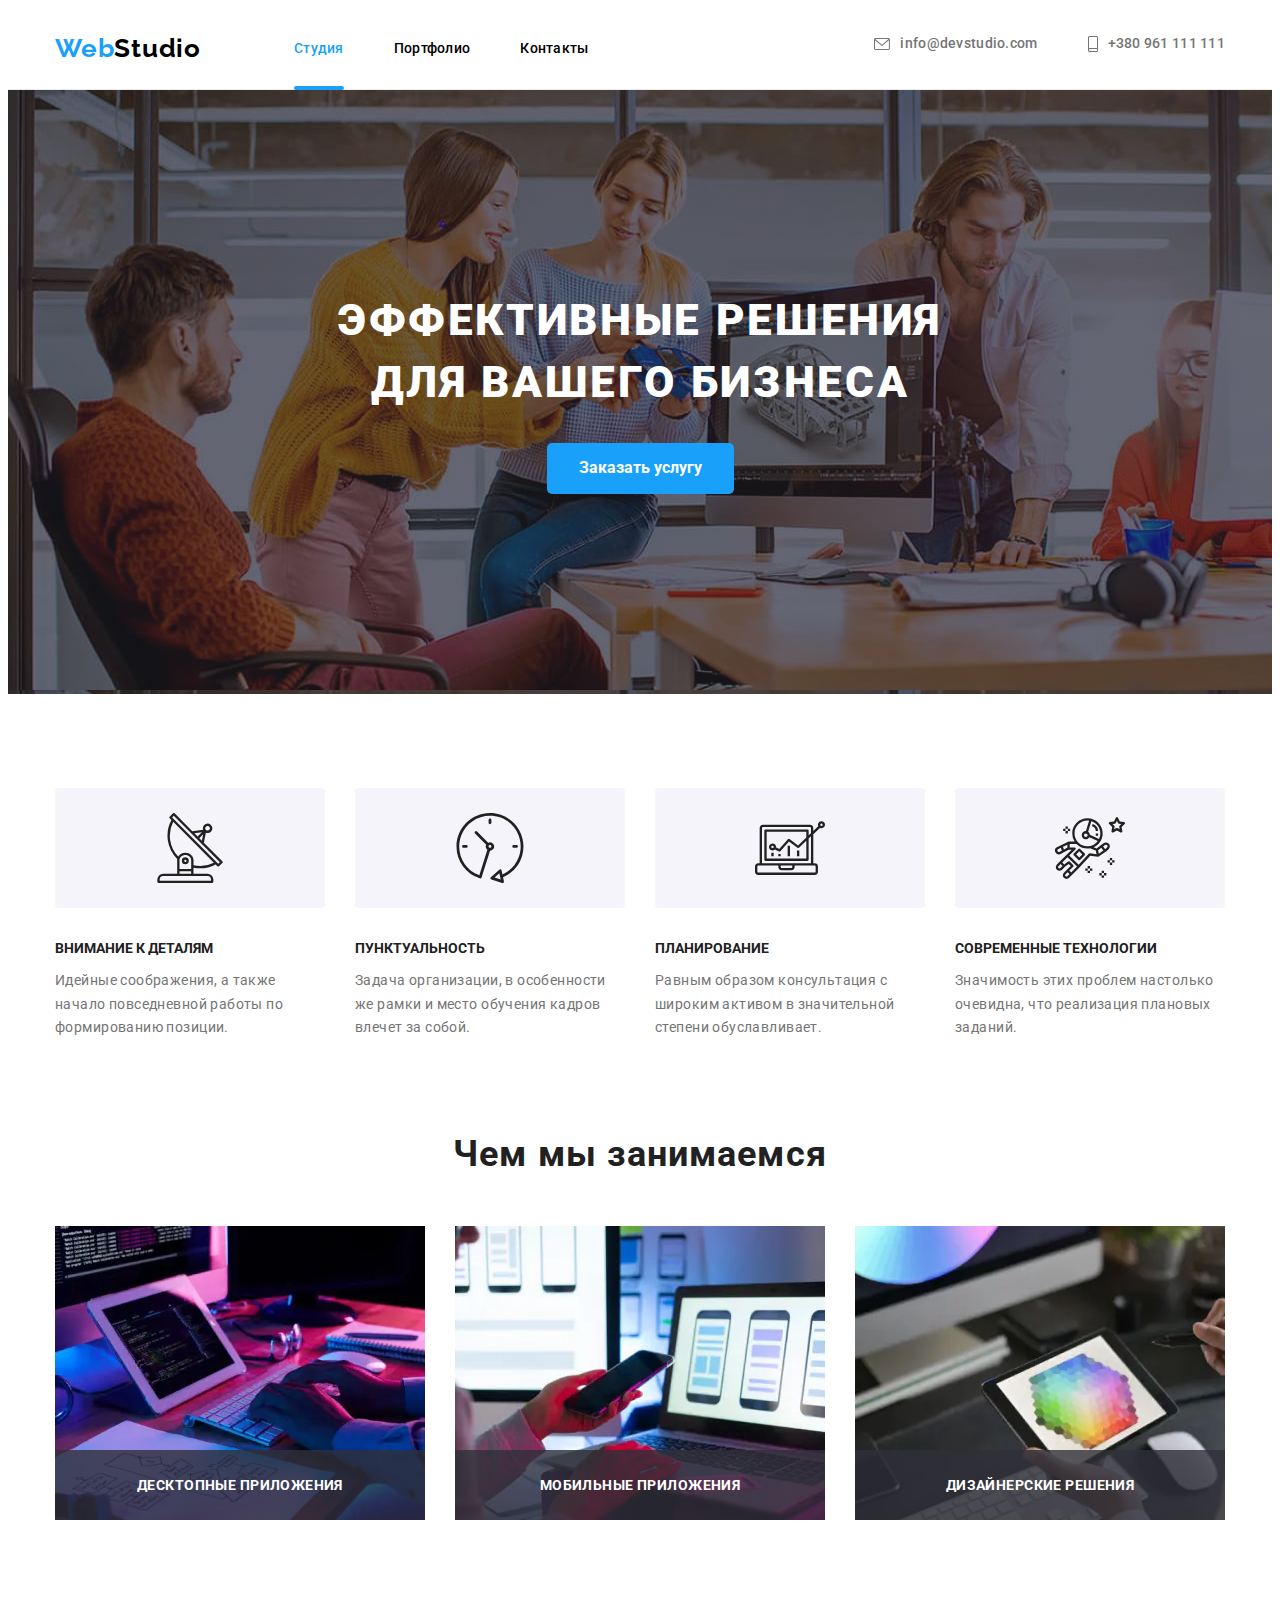
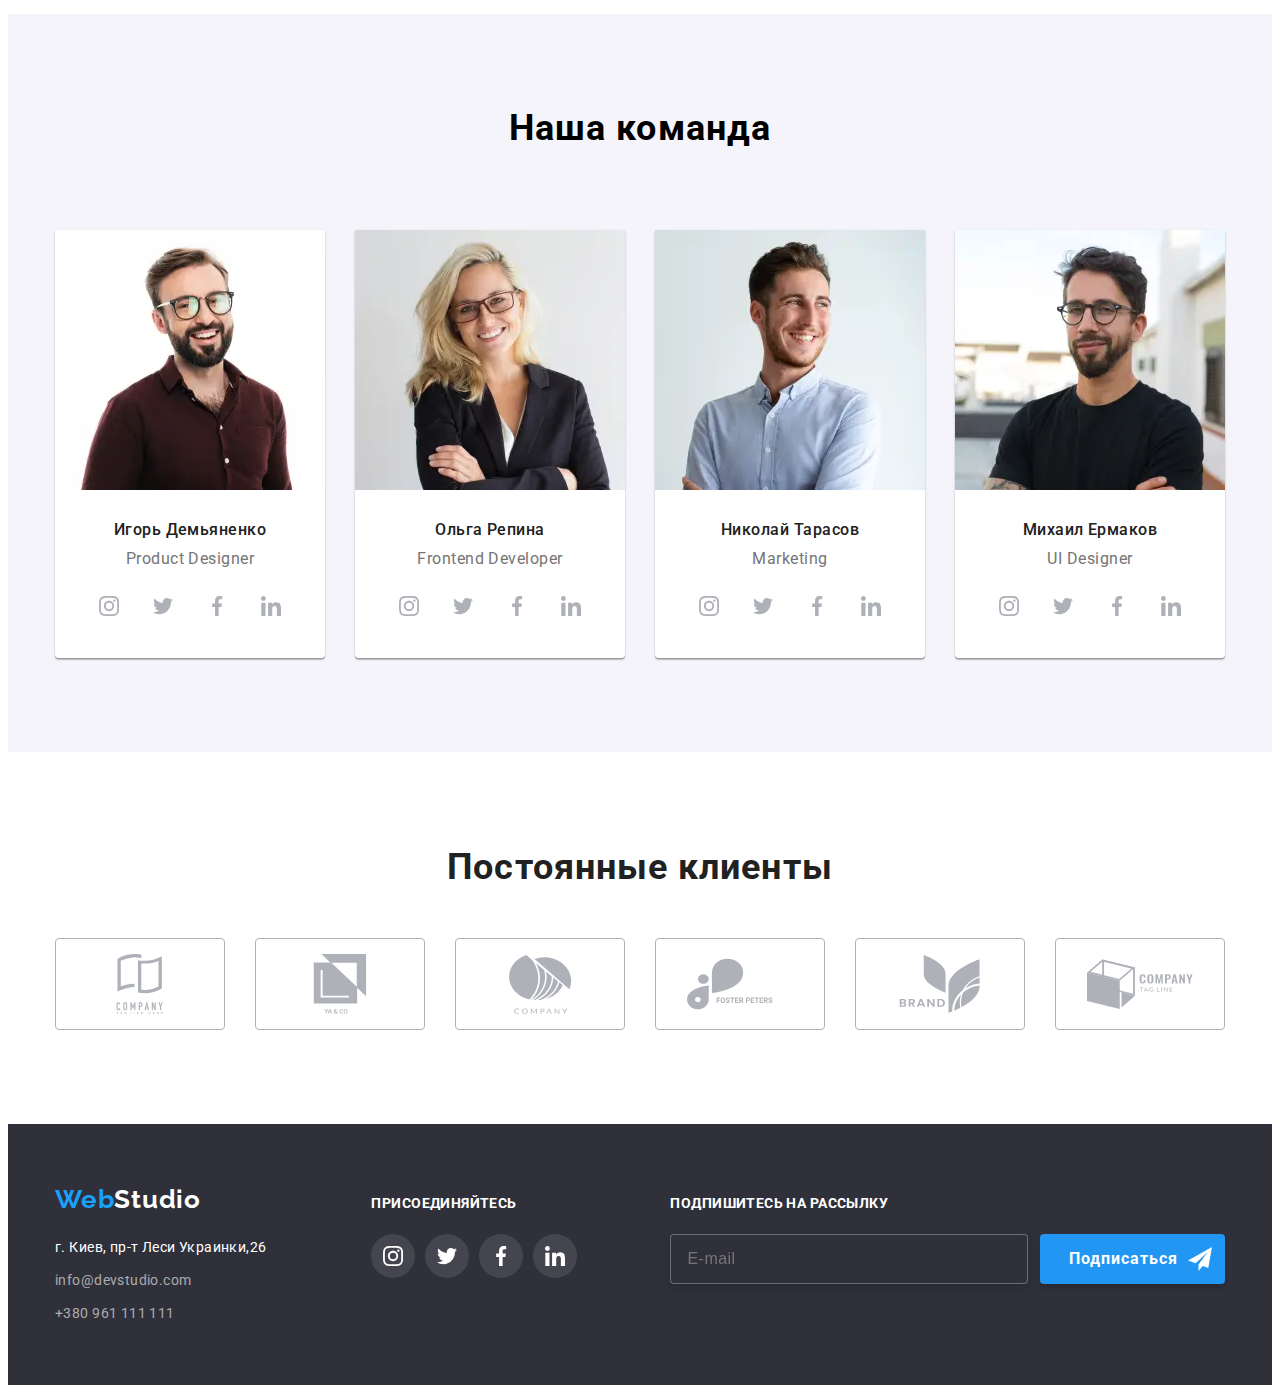
<file: index.html>
<!DOCTYPE html>
<html lang="ru">

<head>
    <meta charset="UTF-8">
    <meta http-equiv="X-UA-Compatible" content="IE=edge">
    <meta name="viewport" content="width=device-width, initial-scale=1.0">
    <title>Document</title>
    <link rel="preconnect" href="https://fonts.googleapis.com">
    <link rel="preconnect" href="https://fonts.gstatic.com" crossorigin>
    <link
        href="https://fonts.googleapis.com/css2?family=Raleway:wght@700&family=Roboto:wght@400;500;700;900&display=swap"
        rel="stylesheet">
    <link rel="stylesheet" href="https://cdnjs.cloudflare.com/ajax/libs/modern-normalize/1.1.0/modern-normalize.min.css"
        integrity="sha512-wpPYUAdjBVSE4KJnH1VR1HeZfpl1ub8YT/NKx4PuQ5NmX2tKuGu6U/JRp5y+Y8XG2tV+wKQpNHVUX03MfMFn9Q=="
        crossorigin="anonymous" referrerpolicy="no-referrer" />
        
        <link rel="stylesheet" href="css/main.min.css">
</head>

<body>
    <!--Шапка сайта-->
    <header class="header">
        <div class="container header__container">
            <div class="mobile__logo">
             <a class="site-nav__logo" href="">Web<span class="site-nav__name">Studio</span></a>
             <button type="button" class="header__menu is__open" data-menu-open>
                 <svg width="40" height="40"> 
                    
                     <use class="header__symbol" href="./images/symboleight.svg#icon-menu_40px">

                     </use>
                 </svg>

             </button>
            </div>
        
        
                
             <nav class="site-nav">
                <ul class="site-nav__list">
                    <li class="site-nav__item"><a class="site-nav__link current" href="./index.html">Студия</a></li>
                    <li class="site-nav__item"><a class="site-nav__link" href="./portfolio.html">Портфолио</a></li>
                    <li class="site-nav__item"><a class="site-nav__link" href="./contacts.html">Контакты</a></li>
                </ul>
            </nav>
            <ul class="contacts">
             <li class="contacts__item"><a class="contacts__link" href="mailto:">
                 <svg class="contacts__envelope">
                        <use href="./images/icon.svg#icon-envelope"></use>
                    </svg>
                    info@devstudio.com</a></li>
                <li class="contacts__item"><a class="contacts__link" href="tel:+380961111111">
                    <svg class="contacts__icon">
                            <use href="./images/icon.svg#icon-smartphone"></use>
                        </svg>
                        +380 961 111 111</a></li>
            </ul>
        </div>
       
        <div class="backdrop__menu is-hidden" data-menu>
                <button type="button" class="menu__close" data-menu-close>
                    <svg class="menu__icon">
                        <use href="./images/new.svg#icon-close">
        
                        </use>
        
                    </svg>
                </button>
        
               
                    <ul class="menu__list">
                        <li class="menu__item"><a class="menu__link current" href="./index.html">Студия</a></li>
                        <li class="menu__item"><a class="menu__link" href="./portfolio.html">Портфолио</a></li>
                        <li class="menu__item"><a class="menu__link" href="./contacts.html">Контакты</a></li>
                    </ul>
         <div class="menu" id="menu" data-menu>
                    <ul class="mobile__contacts">
        
                        <li class="mobile__item"><a class="mobile__link" href="tel:+380961111111">
        
                                +380 961 111 111</a></li>
                        <li class="mail__item"><a class="mail__link" href="mailto:">
        
                                info@devstudio.com</a></li>
                    </ul>
                    <ul class="network__list">
                        <li class="network__item"><a class="network__link" href="#"> Instagram
        
                            </a></li>
                        <li class="network__item"><a class="network__link" href="#"> Twitter
        
                            </a></li>
                        <li class="network__item"><a class="network__link" href="#"> Facebook
        
                            </a></li>
                        <li class="network__item"><a class="network__link" href="#"> LinkedIn
        
                            </a></li>
                    </ul>
        
                </div>
        
        </div>
    </header>
    <main>
   
        <section class="slogan">
            <h1 class="slogan__name"> эффективные решения для вашего бизнеса</h1>
            <button class="button" data-modal-open type="button">Заказать услугу</button>
            <div class="backdrop is-hidden" data-modal>
            <div class="modal">
                <button class="close" data-modal-close type="button">
                 <svg class="modal__close">
                     <use href="./images/new.svg#icon-close">

                     </use>

                 </svg> 
                </button>
                <form class="form">
                    <div class="form__div">
                        <h3 class="form__name">Оставьте свои данные, мы вам перезвоним </h3>
                        <ul class="form__list">
                            <li class="form__item">
                            <label for="name" class="form__label">Имя</label>  
               <span class="form__span">  
                   <input type="text" name="name" id="name" class="form__input"/>
                <svg class="form__icon login">
                    <use href="./images/symbol.svg#icon-name">
                
                    </use>
                 </svg></span>
                            </li>
                <li class="form__item">
                    <label for="tel" class="form__label">Телефон</label>
                    <span class="form__span"> 
                        <input type="tel" name="tel" id="tel" class="form__input"/>
                <svg class="form__icon tell">
                    <use href="./images/symbol.svg#icon-tell">
                
                    </use>
                </svg></span>
                </li>
                <li class="form__item">
                    <label for="mail" class="form__label">Почта</label>
                    <span class="form__span"> 
                        <input type="email" name="mail" id="mail" class="form__input"/>
                <svg class="form__icon mail">
                    <use href="./images/symbol.svg#icon-mail">
                
                    </use>
                </svg></span>
                </li>
                <li class="form__item">
                    <label for="name" class="form__label">Комментарий</label>
                    
                <textarea name="feedback" rows="5" placeholder="Введите текст" class="form__text"></textarea>
            
                
                </li>
                <li class="form__item">
                    <label class="form__checkbox">
                    <input class="form__check" type="checkbox" name="topic" value="Соглашаюсь с рассылкой и принимаю Условия договора" /> 
                    <span class="icon__okay">
                    
                    </span>
                    <span class="form__choise">Соглашаюсь с рассылкой и принимаю </span> <a class="form__doc" href="#">Условия договора</a></label>
                     
               </li>
                
                </ul>
                </div>
                <button type="submit" class="form__button">Отправить</button>
                </form>
            </div>    

            </div>
    </section>
    
        <section class="peculiarities">
            <div class="container">
                <h2 class="peculiarities__name">Особенности</h2>
                <ul class="peculiarities__list">
                    <li class="peculiarities__item "> 
                        <div class="peculiarities__thumb">
                            <svg class="peculiarities__icon">
                                <use href="./images/icon.svg#icon-antenna"></use>
                            </svg>
                        </div>
                        <h3 class="peculiarities__titlle">Внимание к деталям</h3>
                        <p class="peculiarities__text">Идейные соображения, а также начало повседневной работы по
                            формированию позиции.</p>
                    </li>
                    <li class="peculiarities__item ">
        
                        <div class="peculiarities__thumb">
                                <svg class="peculiarities__icon">
                                    <use href="./images/icon.svg#icon-clock"></use>
                                </svg>
                        </div>
                        <h3 class="peculiarities__titlle">Пунктуальность</h3>
                        <p class="peculiarities__text">Задача организации, в особенности же рамки и место
                            обучения кадров влечет за собой.</p>
                    </li>
                    <li class="peculiarities__item">
                        <div class="peculiarities__thumb"> 
                                <svg class="peculiarities__icon">
                                    <use href="./images/icon.svg#icon-diagram"></use>
                                </svg>
                        </div>
                        <h3 class="peculiarities__titlle">Планирование</h3>
                        <p class="peculiarities__text">Равным образом консультация с широким активом в
                            значительной степени обуславливает.</p>
                    </li>
                    <li class="peculiarities__item">
                        <div class="peculiarities__thumb">
                                <svg class="peculiarities__icon">
                                    <use href="./images/icon.svg#icon-astronaut"></use>
                                </svg>
                        </div>
                        <h3 class="peculiarities__titlle"> Современные технологии </h3>
                        <p class="peculiarities__text">Значимость этих проблем настолько очевидна, что реализация
                            плановых заданий.</p>
                    </li>
                </ul>
            </div>
        </section>

        
        <section class="applications">
            <div class="container">
                <h2 class="applications__titlle">Чем мы занимаемся</h2>
                <ul class="applications__list">
                    <li class="applications__item">
                        <div class="applications__image">
                        <picture>
                         
                        
                            <source media="(min-width: 1200px)" srcset="
                                                                ./images/desktop/application1.webp    1x,
                                                                ./images/desktop/application1@2x.webp 2x
                                                              " type="image/webp" />
                            <source media="(min-width: 1200px)" srcset="
                                                                ./images/desktop/application1.jpg    1x,
                                                                ./images/desktop/application1@2x.jpg 2x
                                                              " />
                        
                            <img src="#" alt="Десктопные приложения" />
                        </picture>
                           <div class="applications__label"> 
                               <p class="applications__text">Десктопные приложения</p></div>
                        </div>
                    </li>
                <li class="applications__item">
                    <div class="applications__image">
                        <picture>
                     
                            <source media="(min-width: 1200px)" srcset="
                               ./images/desktop/application2.webp 1x,
                                ./images/desktop/application2@2x.webp 2x
                              " type="image/webp" />
                            <source media="(min-width: 1200px)" srcset="
                              ./images/desktop/application2.jpg 1x,
                            ./images/desktop/application2@2x.jpg 2x
                             " />
                
                            <img src="#"alt="Мобильные приложения" />
                        </picture>
                        <div class="applications__label">
                            <p class="applications__text">Мобильные приложения</p>
                        </div>
                    </div>
                </li>

                    <li class="applications__item">
                        <div class="applications__image">
    <picture>
       
        <source media="(min-width: 1200px)" srcset="
               ./images/desktop/application3.webp    1x,
                ./images/desktop/application3@2x.webp 2x
              " type="image/webp" />
        <source media="(min-width: 1200px)" srcset="
              ./images/desktop/application3.jpg    1x,
            ./images/desktop/application3@2x.jpg 2x
             " />
    
        <img src="#" alt="Дизайнерские решения" />
    </picture>
                        <div class="applications__label">  
                             <p class="applications__text">Дизайнерские решения</p></div>
                        </div>
                    </li>
                </ul>
            </div>
        </section>
        <!--Наша команда-->
        <section class="team">
            <div class="container">

            <h2 class="team__name">Наша команда</h2>
            
            <ul class="team__list">
                <li class="team__item">
                    <div class="team__thumb">
                    <picture>
                        <source media="(max-width: 767px)" srcset="
                                        ./images/mobile/team1.webp    1x,
                                        ./images/mobile/team1@2x.webp 2x
                                      " type="image/webp" />
                        <source media="(max-width: 767px)" srcset="
                                        ./images/mobile/team1.jpg    1x,
                                        ./images/mobile/team1@2x.jpg 2x
                                      " />
                    
                        <source media="(max-width: 1199px)" srcset="
                                        ./images/tablet/team1.webp    1x,
                                        ./images/tablet/team1@2x.webp 2x
                                      " type="image/webp" />
                        <source media="(max-width: 1199px)" srcset="
                                        ./images/tablet/team1.jpg    1x,
                                        ./images/tablet/team1@2x.jpg 2x
                                      " />
                    
                        <source media="(min-width: 1200px)" srcset="
                                        ./images/desktop/team1.webp    1x,
                                        ./images/desktop/team1@2x.webp 2x
                                      " type="image/webp" />
                        <source media="(min-width: 1200px)" srcset="
                                        ./images/desktop/team1.jpg    1x,
                                        ./images/desktop/team1@2x.jpg 2x
                                      " />
                    
                        <img src="#" alt="Игорь Демьяненко Product Designer" />
                    </picture>

                   
                    </div>
                    <div class="team__card">
                        <h3 class="team__desk">Игорь Демьяненко</h3>
                        <p class="team__text">Product Designer</p>
                        <ul class="team__catalog">
                            <li class="link__note">
                                <a class="team__link" href="#">
                               <svg class="team__icon">
                               <use href="./images/icon.svg#icon-instagram-1">
            
                               </use>
                               </svg>
                               </a></li>
                            <li class="link__note">
                                <a class="team__link" href="#">
                                <svg class="team__icon">
                                <use href="./images/icon.svg#icon-twitter-1">
            
                                </use>
                                </svg>
                                </a></li>
                            <li class="link__note">
                                <a class="team__link" href="#">
                                <svg class="team__icon">
                                <use href="./images/icon.svg#icon-facebook-1">
            
                                </use>
                                </svg>
                                </a></li>
                            <li class="link__note">
                                <a class="team__link" href="#">
                                <svg class="team__icon">
                                <use href="./images/icon.svg#icon-linkedin-1">
            
                                </use>
                                </svg>
                                </a></li>
                        </ul>
                    </div>
            
                <li class="team__item">
                <div class="team__thumb">
                    <picture>
                        <source media="(max-width: 767px)" srcset="
                                        ./images/mobile/team2.webp    1x,
                                        ./images/mobile/team2@2x.webp 2x
                                      " type="image/webp" />
                        <source media="(max-width: 767px)" srcset="
                                        ./images/mobile/team2.jpg    1x,
                                        ./images/mobile/team2@2x.jpg 2x
                                      " />
                    
                        <source media="(max-width: 1199px)" srcset="
                                        ./images/tablet/team2.webp    1x,
                                        ./images/tablet/team2@2x.webp 2x
                                      " type="image/webp" />
                        <source media="(max-width: 1199px)" srcset="
                                        ./images/tablet/team2.jpg    1x,
                                        ./images/tablet/team2@2x.jpg 2x
                                      " />
                    
                        <source media="(min-width: 1200px)" srcset="
                                        ./images/desktop/team2.webp    1x,
                                        ./images/desktop/team2@2x.webp 2x
                                      " type="image/webp" />
                        <source media="(min-width: 1200px)" srcset="
                                        ./images/desktop/team2.jpg    1x,
                                        ./images/desktop/team2@2x.jpg 2x
                                      " />
                    
                        <img src="#" alt="Ольга Репина Frontend Developer" />
                    </picture>
                
                    </div>
                    <div class="team__card">
                        <h3 class="team__desk">Ольга Репина</h3>
                        <p class="team__text">Frontend Developer</p>
                        <ul class="team__catalog">
                            <li class="link__note">
                                <a class="team__link" href="#">
                                <svg class="team__icon">
                                 <use href="./images/icon.svg#icon-instagram-1">
            
                                 </use>
                                </svg>
                                </a></li>
                            <li class="link__note">
                                <a class="team__link" href="#">
                                <svg class="team__icon">
                                <use href="./images/icon.svg#icon-twitter-1">
            
                                </use>
                                </svg>
                                </a></li>
                            <li class="link__note">
                                <a class="team__link" href="#">
                                <svg class="team__icon">
                                <use href="./images/icon.svg#icon-facebook-1">
            
                                 </use>
                                </svg>
                                </a></li>
                            <li class="link__note">
                                <a class="team__link" href="#">
                                    <svg class="team__icon">
                                        <use href="./images/icon.svg#icon-linkedin-1">
            
                                        </use>
                                    </svg>
                                </a></li>
                        </ul>
                    </div>
            
            
                </li>
                <li class="team__item">
                    <div class="team__thumb">
                            <picture>
                                <source media="(max-width: 767px)" srcset="
                                                ./images/mobile/team3.webp    1x,
                                                ./images/mobile/team3@2x.webp 2x
                                              " type="image/webp" />
                                <source media="(max-width: 767px)" srcset="
                                                ./images/mobile/team3.jpg    1x,
                                                ./images/mobile/team3@2x.jpg 2x
                                              " />
                            
                                <source media="(max-width: 1199px)" srcset="
                                                ./images/tablet/team3.webp    1x,
                                                ./images/tablet/team3@2x.webp 2x
                                              " type="image/webp" />
                                <source media="(max-width: 1199px)" srcset="
                                                ./images/tablet/team3.jpg    1x,
                                                ./images/tablet/team3@2x.jpg 2x
                                              " />
                            
                                <source media="(min-width: 1200px)" srcset="
                                                ./images/desktop/team3.webp    1x,
                                                ./images/desktop/team3@2x.webp 2x
                                              " type="image/webp" />
                                <source media="(min-width: 1200px)" srcset="
                                                ./images/desktop/team3.jpg    1x,
                                                ./images/desktop/team3@2x.jpg 2x
                                              " />
                            
                                <img src="#" alt="Николай Тарасов Marketing" />
                            </picture>

                    </div>
                    <div class="team__card">
                        <h3 class="team__desk">Николай Тарасов</h3>
                        <p class="team__text">Marketing</p>
                        <ul class="team__catalog">
                            <li class="link__note">
                                <a class="team__link" href="#">
                                <svg class="team__icon">
                                <use href="./images/icon.svg#icon-instagram-1">
            
                                </use>
                                </svg>
                                </a></li>
                            <li class="link__note">
                                <a class="team__link" href="#">
                                <svg class="team__icon">
                                <use href="./images/icon.svg#icon-twitter-1">
            
                                </use>
                                </svg>
                                </a></li>
                            <li class="link__note">
                                <a class="team__link" href="#">
                                <svg class="team__icon">
                                <use href="./images/icon.svg#icon-facebook-1">
            
                                 </use>
                                </svg>
                                </a></li>
                            <li class="link__note">
                                <a class="team__link" href="#">
                                <svg class="team__icon">
                                 <use href="./images/icon.svg#icon-linkedin-1">
            
                                </use>
                                </svg>
                                </a></li>
                        </ul>
                    </div>
            
                </li>
                <li class="team__item">
                    <div class="team__thumb">
                    <picture>
                        <source media="(max-width: 767px)" srcset="
                                        ./images/mobile/team4.webp    1x,
                                        ./images/mobile/team4@2x.webp 2x
                                      " type="image/webp" />
                        <source media="(max-width: 767px)" srcset="
                                        ./images/mobile/team4.jpg    1x,
                                        ./images/mobile/team3@2x.jpg 2x
                                      " />
                    
                        <source media="(max-width: 1199px)" srcset="
                                        ./images/tablet/team4.webp    1x,
                                        ./images/tablet/team4@2x.webp 2x
                                      " type="image/webp" />
                        <source media="(max-width: 1199px)" srcset="
                                        ./images/tablet/team4.jpg    1x,
                                        ./images/tablet/team4@2x.jpg 2x
                                      " />
                    
                        <source media="(min-width: 1200px)" srcset="
                                        ./images/desktop/team4.webp    1x,
                                        ./images/desktop/team4@2x.webp 2x
                                      " type="image/webp" />
                        <source media="(min-width: 1200px)" srcset="
                                        ./images/desktop/team4.jpg    1x,
                                        ./images/desktop/team4@2x.jpg 2x
                                      " />
                    
                        <img src="#" alt="Михаил Ермаков UI Designer" />
                    </picture>
                    </div>
                    <div class="team__card">
                        <h3 class="team__desk">Михаил Ермаков</h3>
                        <p class="team__text">UI Designer</p>
                        <ul class="team__catalog">
                            <li class="link__note">
                                <a class="team__link" href="#">
                                    
                                <svg class="team__icon">
                                <use href="./images/icon.svg#icon-instagram-1">
            
                                </use>
                                </svg>
                                </a></li>
                            <li class="link__note">
                                <a class="team__link" href="#">
                                <svg class="team__icon">
                                <use href="./images/icon.svg#icon-twitter-1">
            
                                </use>
                                </svg>
                                </a></li>
                            <li class="link__note">
                                <a class="team__link" href="#">
                                <svg class="team__icon">
                                <use href="./images/icon.svg#icon-facebook-1">
            
                                </use>
                                </svg>
                                </a></li>
                            <li class="link__note">
                                <a class="team__link" href="#">
                                    <svg class="team__icon">
                                        <use href="./images/icon.svg#icon-linkedin-1">
                                        </use>
                                    </svg>
                                </a></li>
                        </ul>
                    </div>
                </li>
            </ul>
            </div>
            </section>
          
                <section class="clients">
                    <div class="container">
                <h2 class="clients__name">Постоянные клиенты</h2>
                <ul class="clients__list">
                    <li class="clients__item"> 
                        <a class="clients__link" href="#"> 
                        <svg class="clients__icon"> 
                        <use href="./images/icon.svg#icon-group-1"></use>
                        </svg></a>
                    </li>
                    <li class="clients__item">
                            <a class="clients__link" href="#">
                                <svg class="clients__icon">
                                    <use href="./images/icon.svg#icon-group-2"></use>
                                </svg></a>
                    </li>
                    
                    <li class="clients__item"> 
                        <a class="clients__link" href="#">
                            <svg class="clients__icon">
                                <use href="./images/icon.svg#icon-group-3"></use>
                            </svg></a>
                    </li>
                    <li class="clients__item">
                            <a class="clients__link" href="#">
                                <svg class="clients__icon">
                                    <use href="./images/icon.svg#icon-group-4"></use>
                                </svg></a>
                    </li>

                    <li class="clients__item">
                            <a class="clients__link" href="#">
                                <svg class="clients__icon">
                                    <use href="./images/icon.svg#icon-group-5"></use>
                                </svg></a>
                    </li>

                    <li class="clients__item">
                        
                            <a class="clients__link" href="#">
                                <svg class="clients__icon">
                                    <use href="./images/icon.svg#icon-group-6"></use>
                                </svg></a>
                        
                    </li>

                </ul>
            
            </div></section>
        
    </main>
    <!---->
    <footer class="footer">
        <div class="container box">
           <div class="footer__content"> 
               <a class="footer__logo" href="">Web<span class="footer__name">Studio</span></a>
            <ul class="footer__desk">
                <li class=" footer__item"><a class="footer__map" href="https://goo.gl/maps/biE6AmLVYoVUKn4D6" target="_blank"
                        rel="noreferrer noopener">г. Киев, пр-т Леси Украинки,26</a></li>
                <li class=" footer__item"><a class="footer__link" href="mailto:">info@devstudio.com</a></li>
                <li class=" footer__item"><a class="footer__link" href="tel:+380961111111">+380 961 111 111</a></li>
            </ul>
        </div>
           <div class="footer__add">
             <h3 class="footer__titlle">присоединяйтесь</h3>
             <ul class="footer__catalog">
               
                <li class="footer__list"> 
                   
                    <a class="footer__note" href=""> 
                    <svg class="footer__icon">
                        <use href="./images/icon.svg#icon-instagram">
                        </use>
                    </svg>
                    </a>
                </li>
                <li class="footer__list"> 
                    <a class="footer__note" href="">
                        <svg class="footer__icon">
                            <use href="./images/icon.svg#icon-twitter">
                            </use>
                        </svg>
                    </a>
                
                </li>
                <li class="footer__list"> 
                    <a class="footer__note" href="">
                        <svg class="footer__icon">
                            <use href="./images/icon.svg#icon-facebook">
                            </use>
                        </svg>
                    </a>
                
                    
                </li>
                <li class="footer__list"> 
                    <a class="footer__note" href="">
                        <svg class="footer__icon">
                            <use href="./images/icon.svg#icon-linkedin">
                            </use>
                        </svg>
                    </a>
                
                </li>
            </ul></div> 

            <div class="footer__form">
                 <h3 class="footer__titlle">Подпишитесь на рассылку </h3>
                       <form class="footer__blank">
        
                            <input name="email" placeholder="E-mail" class="footer__input"/>  
                             <button type="submit" class="footer__button">Подписаться
                        <svg class="icon__fly">
                            <use href="./images/symbol.svg#icon-fly">
                            </use>
                        </svg>
                    </button>
                </form>
                </div>
      
        </div>
    </footer>

<script src="./js/modal.js"></script>
<script src="./js/menu.js"></script>
</body>

</html>
</file>
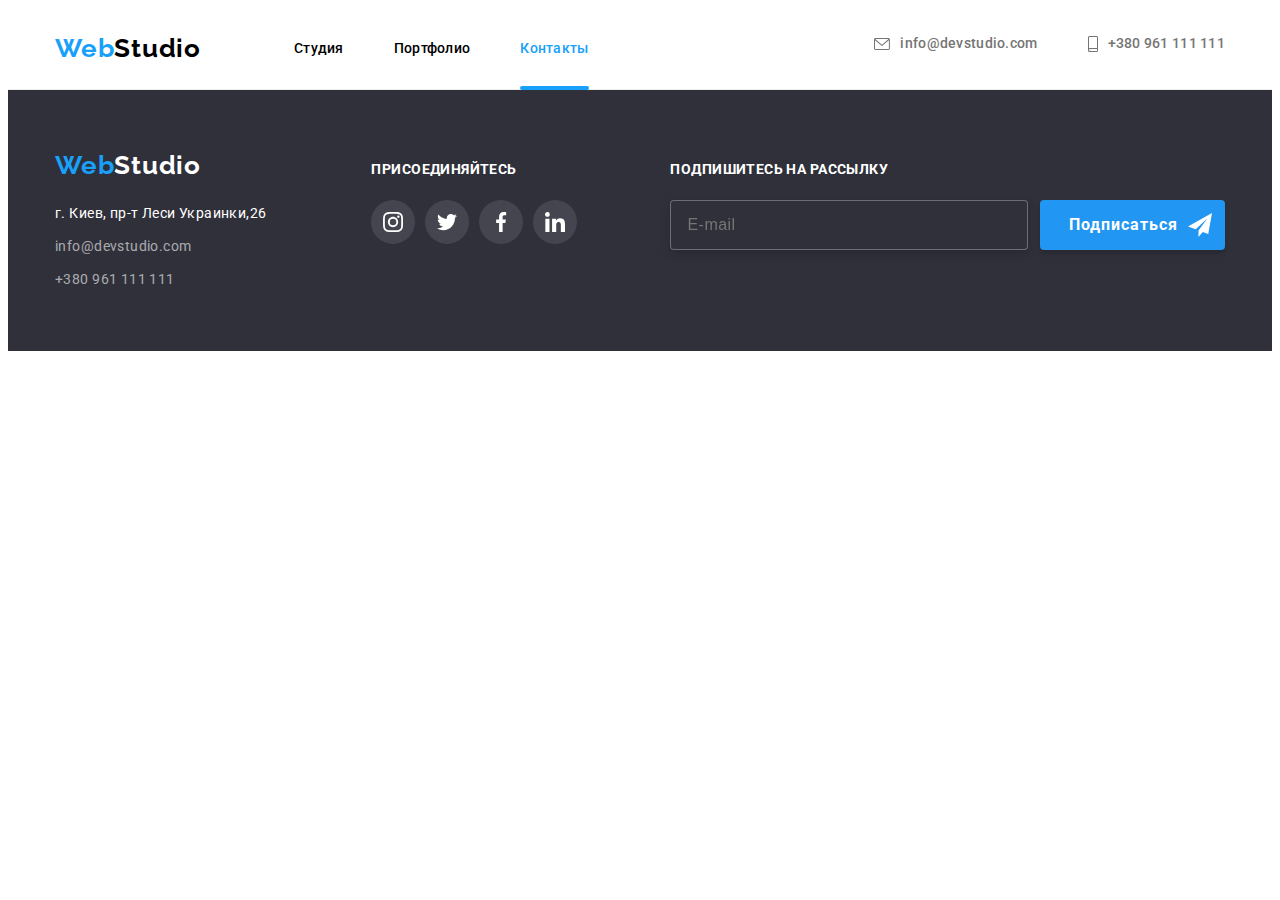
<file: contacts.html>
<!DOCTYPE html>
<html lang="ru">

<head>
    <meta charset="UTF-8">
    <meta http-equiv="X-UA-Compatible" content="IE=edge">
    <meta name="viewport" content="width=device-width, initial-scale=1.0">
    <title>Document</title>
    <link rel="preconnect" href="https://fonts.googleapis.com">
    <link rel="preconnect" href="https://fonts.gstatic.com" crossorigin>
    <link
        href="https://fonts.googleapis.com/css2?family=Raleway:wght@700&family=Roboto:wght@400;500;700;900&display=swap"
        rel="stylesheet">
    <link rel="stylesheet" href="https://cdnjs.cloudflare.com/ajax/libs/modern-normalize/1.1.0/modern-normalize.min.css"
        integrity="sha512-wpPYUAdjBVSE4KJnH1VR1HeZfpl1ub8YT/NKx4PuQ5NmX2tKuGu6U/JRp5y+Y8XG2tV+wKQpNHVUX03MfMFn9Q=="
        crossorigin="anonymous" referrerpolicy="no-referrer" />
<link rel="stylesheet" href="css/main.min.css">
</head>

<body>
    <!--Шапка сайта-->
    <header class="header">
        <div class="container header__container">
            <div class="mobile__logo">
                <a class="site-nav__logo" href="">Web<span class="site-nav__name">Studio</span></a>
                <button type="button" class="header__menu is__open" data-menu-open>
                    <svg width="40" height="40">
    
                        <use class="header__symbol" href="./images/symboleight.svg#icon-menu_40px">
    
                        </use>
                    </svg>
    
                </button>
            </div>
    
    
    
            <nav class="site-nav">
                <ul class="site-nav__list">
                    <li class="site-nav__item"><a class="site-nav__link" href="./index.html">Студия</a></li>
                    <li class="site-nav__item"><a class="site-nav__link" href="./portfolio.html">Портфолио</a></li>
                    <li class="site-nav__item"><a class="site-nav__link current" href="./contacts.html">Контакты</a></li>
                </ul>
            </nav>
            <ul class="contacts">
                <li class="contacts__item"><a class="contacts__link" href="mailto:">
                        <svg class="contacts__envelope">
                            <use href="./images/icon.svg#icon-envelope"></use>
                        </svg>
                        info@devstudio.com</a></li>
                <li class="contacts__item"><a class="contacts__link" href="tel:+380961111111">
                        <svg class="contacts__icon">
                            <use href="./images/icon.svg#icon-smartphone"></use>
                        </svg>
                        +380 961 111 111</a></li>
            </ul>
        </div>
    
        <div class="backdrop__menu is-hidden" data-menu>
            <button type="button" class="menu__close" data-menu-close>
                <svg class="menu__icon">
                    <use href="./images/new.svg#icon-close">
    
                    </use>
    
                </svg>
            </button>
    
    
            <ul class="menu__list">
                <li class="menu__item"><a class="menu__link " href="./index.html">Студия</a></li>
                <li class="menu__item"><a class="menu__link" href="./portfolio.html">Портфолио</a></li>
                <li class="menu__item"><a class="menu__link current" href="./contacts.html">Контакты</a></li>
            </ul>
            <div class="menu" id="menu" data-menu>
                <ul class="mobile__contacts">
    
                    <li class="mobile__item"><a class="mobile__link" href="tel:+380961111111">
    
                            +380 961 111 111</a></li>
                    <li class="mail__item"><a class="mail__link" href="mailto:">
    
                            info@devstudio.com</a></li>
                </ul>
                <ul class="network__list">
                    <li class="network__item"><a class="network__link" href="#"> Instagram
    
                        </a></li>
                    <li class="network__item"><a class="network__link" href="#"> Twitter
    
                        </a></li>
                    <li class="network__item"><a class="network__link" href="#"> Facebook
    
                        </a></li>
                    <li class="network__item"><a class="network__link" href="#"> LinkedIn
    
                        </a></li>
                </ul>
    
            </div>
    
        </div>
    </header>
    

    <!--подвал-->
<footer class="footer">
    <div class="container box">
        <div class="footer__content">
            <a class="footer__logo" href="">Web<span class="footer__name">Studio</span></a>
            <ul class="footer__desk">
                <li class=" footer__item"><a class="footer__map" href="https://goo.gl/maps/biE6AmLVYoVUKn4D6"
                        target="_blank" rel="noreferrer noopener">г. Киев, пр-т Леси Украинки,26</a></li>
                <li class=" footer__item"><a class="footer__link" href="mailto:">info@devstudio.com</a></li>
                <li class=" footer__item"><a class="footer__link" href="tel:+380961111111">+380 961 111 111</a></li>
            </ul>
        </div>
        <div class="footer__add">
            <h3 class="footer__titlle">присоединяйтесь</h3>
            <ul class="footer__catalog">

                <li class="footer__list">

                    <a class="footer__note" href="">
                        <svg class="footer__icon">
                            <use href="./images/icon.svg#icon-instagram">
                            </use>
                        </svg>
                    </a>
                </li>
                <li class="footer__list">
                    <a class="footer__note" href="">
                        <svg class="footer__icon">
                            <use href="./images/icon.svg#icon-twitter">
                            </use>
                        </svg>
                    </a>

                </li>
                <li class="footer__list">
                    <a class="footer__note" href="">
                        <svg class="footer__icon">
                            <use href="./images/icon.svg#icon-facebook">
                            </use>
                        </svg>
                    </a>


                </li>
                <li class="footer__list">
                    <a class="footer__note" href="">
                        <svg class="footer__icon">
                            <use href="./images/icon.svg#icon-linkedin">
                            </use>
                        </svg>
                    </a>

                </li>
            </ul>
        </div>

        <div class="footer__form">
            <h3 class="footer__titlle">Подпишитесь на рассылку </h3>
            <form class="footer__blank">

                <input name="email" placeholder="E-mail" class="footer__input" />
                <button type="submit" class="footer__button">Подписаться
                    <svg class="icon__fly">
                        <use href="./images/symbol.svg#icon-fly">
                        </use>
                    </svg>
                </button>
            </form>
        </div>

    </div>
</footer>
<script src="./js/modal.js"></script>
<script src="./js/menu.js"></script>
</body>
</html>
</file>
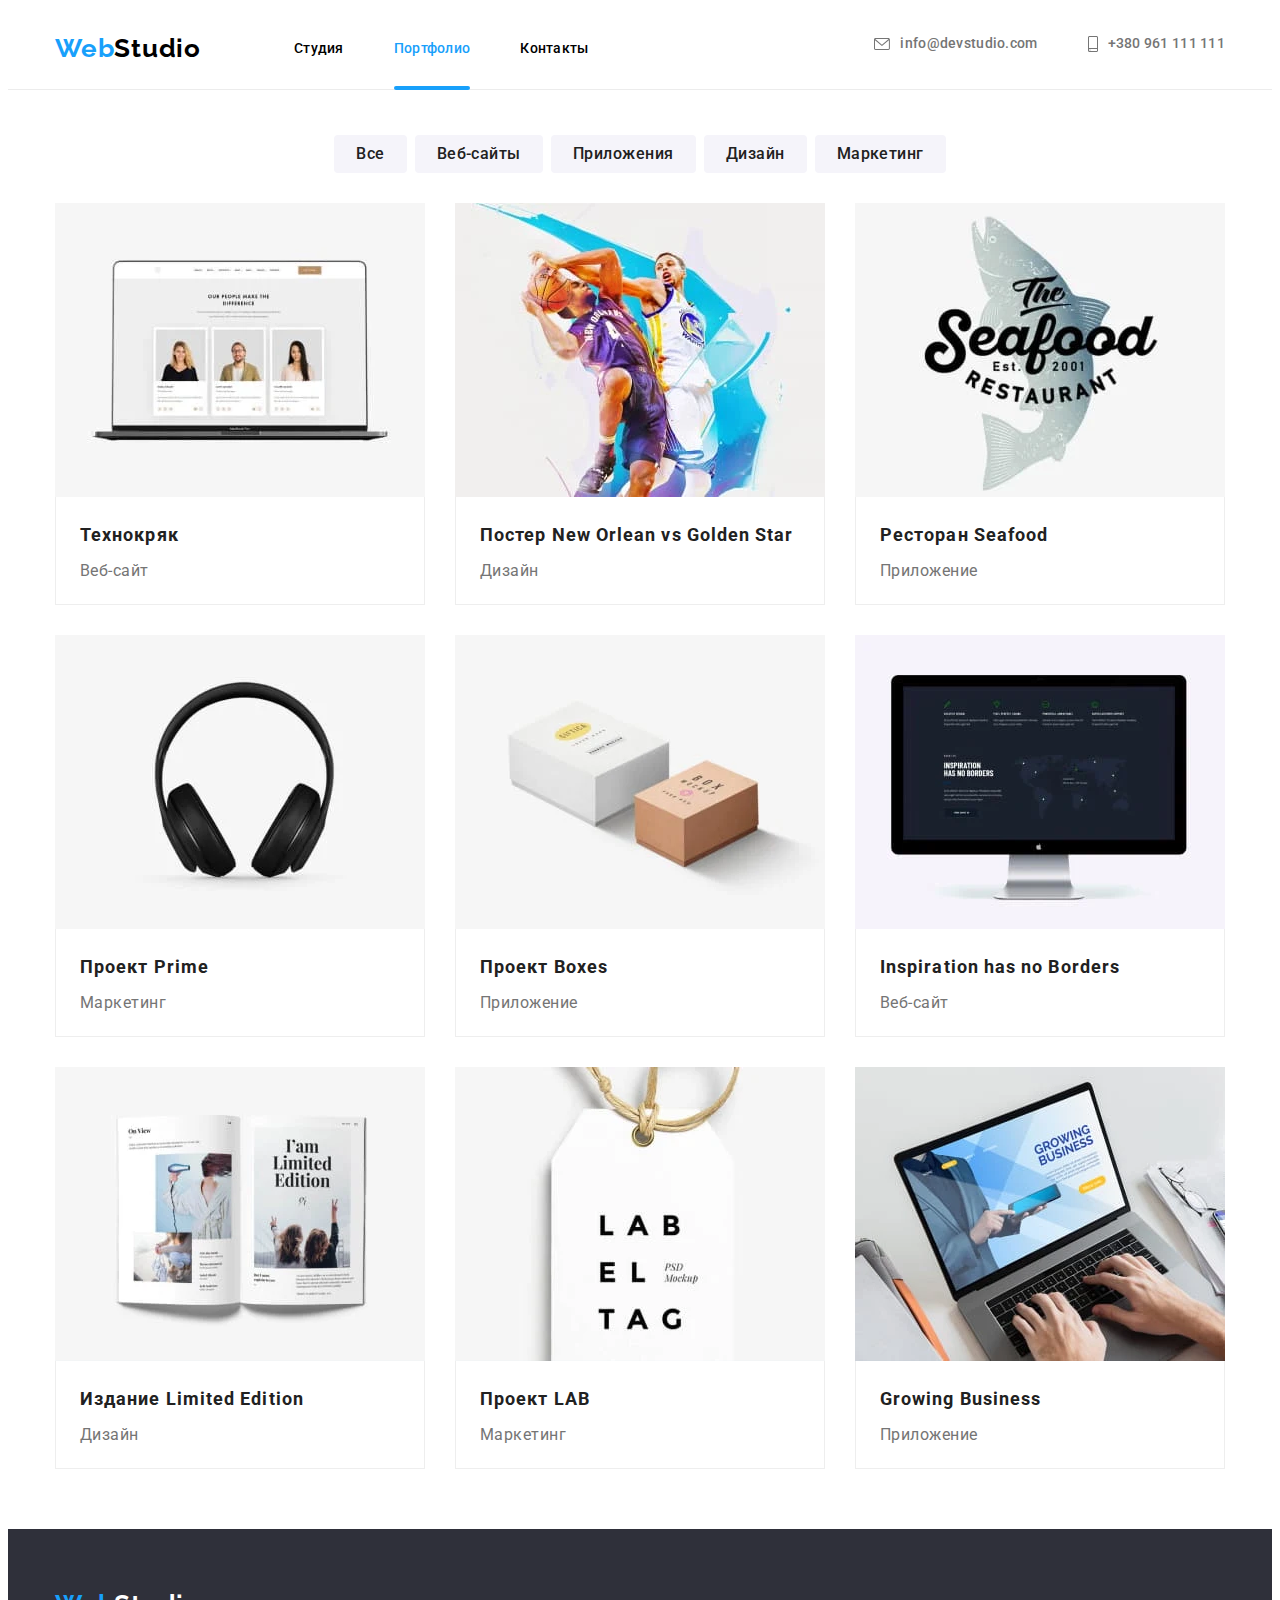
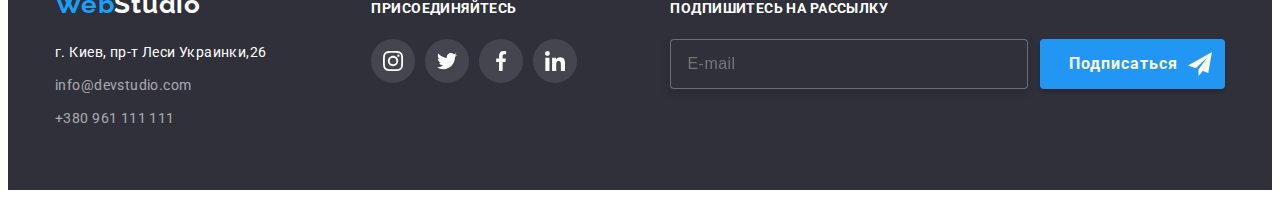
<file: portfolio.html>
<!DOCTYPE html>
<html lang="ru">

<head>
    <meta charset="UTF-8">
    <meta http-equiv="X-UA-Compatible" content="IE=edge">
    <meta name="viewport" content="width=device-width, initial-scale=1.0">
    <title>Document</title>
    <link rel="preconnect" href="https://fonts.googleapis.com">
    <link rel="preconnect" href="https://fonts.gstatic.com" crossorigin>
    <link
        href="https://fonts.googleapis.com/css2?family=Raleway:wght@700&family=Roboto:wght@400;500;700;900&display=swap"
        rel="stylesheet">
    <link rel="stylesheet" href="https://cdnjs.cloudflare.com/ajax/libs/modern-normalize/1.1.0/modern-normalize.min.css"
        integrity="sha512-wpPYUAdjBVSE4KJnH1VR1HeZfpl1ub8YT/NKx4PuQ5NmX2tKuGu6U/JRp5y+Y8XG2tV+wKQpNHVUX03MfMFn9Q=="
        crossorigin="anonymous" referrerpolicy="no-referrer" />

        <link rel="stylesheet" href="css/main.min.css">
</head>

<body>
    <!--Шапка сайта-->
    <header class="header">
        <div class="container header__container">
            <div class="mobile__logo">
                <a class="site-nav__logo" href="">Web<span class="site-nav__name">Studio</span></a>
                <button type="button" class="header__menu is__open" data-menu-open>
                    <svg width="40" height="40">
    
                        <use class="header__symbol" href="./images/symboleight.svg#icon-menu_40px">
    
                        </use>
                    </svg>
    
                </button>
            </div>
    
    
    
            <nav class="site-nav">
                <ul class="site-nav__list">
                    <li class="site-nav__item"><a class="site-nav__link " href="./index.html">Студия</a></li>
                    <li class="site-nav__item"><a class="site-nav__link current" href="./portfolio.html">Портфолио</a></li>
                    <li class="site-nav__item"><a class="site-nav__link" href="./contacts.html">Контакты</a></li>
                </ul>
            </nav>
            <ul class="contacts">
                <li class="contacts__item"><a class="contacts__link" href="mailto:">
                        <svg class="contacts__envelope">
                            <use href="./images/icon.svg#icon-envelope"></use>
                        </svg>
                        info@devstudio.com</a></li>
                <li class="contacts__item"><a class="contacts__link" href="tel:+380961111111">
                        <svg class="contacts__icon">
                            <use href="./images/icon.svg#icon-smartphone"></use>
                        </svg>
                        +380 961 111 111</a></li>
            </ul>
        </div>
    
        <div class="backdrop__menu is-hidden" data-menu>
            <button type="button" class="menu__close" data-menu-close>
                <svg class="menu__icon">
                    <use href="./images/new.svg#icon-close">
    
                    </use>
    
                </svg>
            </button>
    
    
            <ul class="menu__list">
                <li class="menu__item"><a class="menu__link" href="./index.html">Студия</a></li>
                <li class="menu__item"><a class="menu__link current" href="./portfolio.html">Портфолио</a></li>
                <li class="menu__item"><a class="menu__link" href="./contacts.html">Контакты</a></li>
            </ul>
            <div class="menu" id="menu" data-menu>
                <ul class="mobile__contacts">
    
                    <li class="mobile__item"><a class="mobile__link" href="tel:+380961111111">
    
                            +380 961 111 111</a></li>
                    <li class="mail__item"><a class="mail__link" href="mailto:">
    
                            info@devstudio.com</a></li>
                </ul>
                <ul class="network__list">
                    <li class="network__item"><a class="network__link" href="#"> Instagram
    
                        </a></li>
                    <li class="network__item"><a class="network__link" href="#"> Twitter
    
                        </a></li>
                    <li class="network__item"><a class="network__link" href="#"> Facebook
    
                        </a></li>
                    <li class="network__item"><a class="network__link" href="#"> LinkedIn
    
                        </a></li>
                </ul>
    
            </div>
    
        </div>
    </header>
    <!--кнопки -->
    <main>
        <section class="works">
            <div class="container">
                <h1 class="visually-hidden">Наши работы</h1>
                <ul class="works__button">
                    <li class="button__porfolio"><button class="button__link" type="button">Все</button></li>
                    <li class="button__porfolio"><button class="button__link" type="button">Веб-сайты</button></li>
                    <li class="button__porfolio"><button class="button__link" type="button">Приложения</button></li>
                    <li class="button__porfolio"><button class="button__link" type="button">Дизайн</button></li>
                    <li class="button__porfolio"><button class="button__link" type="button">Маркетинг</button></li>

                </ul>
        <!--работы-->
        
            <h2 class="visually-hidden">Примеры работ</h2>
            <ul class="works__example">
                <li class="works__item">
                    
                    <a class="works__link" href="#">
                    <div class="works__photo">
                  <div class="works__overlay"> 
                      <p class="works__text">Технокряк это современная площадка распространения коронавируса. Компании используют эту платформу для цифрового
                    шпионажа и атак на защищённые сервера конкурентов.</p></div>
                    <picture>
                        <source media="(max-width: 767px)" srcset="
                                        ./images/mobile/portfolio/img.webp 1x,
                                        ./images/mobile/portfolio/img@2x.webp 2x
                                      " type="image/webp" />
                        <source media="(max-width: 767px)" srcset="
                                        ./images/mobile/portfolio/img.jpg 1x,
                                        ./images/mobile/portfolio/img@2x.jpg 2x
                                      " />
                    
                        <source media="(max-width: 1199px)" srcset="
                                        ./images/tablet/portfolio/img.webp 1x,
                                        ./images/tablet/portfolio/img@2x.webp 2x
                                      " type="image/webp" />
                        <source media="(max-width: 1199px)" srcset="
                                        ./images/tablet/portfolio/img.jpg    1x,
                                        ./images/tablet/portfolio/img@2x.jpg 2x
                                      " />
                    
                        <source media="(min-width: 1200px)" srcset="
                                        ./images/desktop/portfolio/img.webp    1x,
                                        ./images/desktop/portfolio/img@2x.webp 2x
                                      " type="image/webp" />
                        <source media="(min-width: 1200px)" srcset="
                                        ./images/desktop/portfolio/img.jpg    1x,
                                        ./images/desktop/portfolio/img@2x.jpg 2x
                                      " />
                    
                        <img src="#" alt="Технокряк Веб-сайт" />
                    </picture>
                    </div>
                    <div class="works__titlle">
                        <h3 class="works__note"> Технокряк</h3>
                        <p class="works__desk">Веб-сайт</p>
                    </div>
                   </a>
                </li>
                <li class="works__item">
                    <a class="works__link" href="#">
                    <div class="works__photo">
                        <div class="works__overlay">
                            <p class="works__text">Технокряк это современная площадка распространения коронавируса. Компании используют эту
                                платформу для цифрового
                                шпионажа и атак на защищённые сервера конкурентов.</p>
                        </div>
                        <picture>
                    <source media="(max-width: 767px)" srcset="
                                                            ./images/mobile/portfolio/img-1.webp 1x,
                                                            ./images/mobile/portfolio/img-1@2x.webp 2x
                                                          " type="image/webp" />
                    <source media="(max-width: 767px)" srcset="
                                                            ./images/mobile/portfolio/img-1.jpg 1x,
                                                            ./images/mobile/portfolio/img-1@2x.jpg 2x
                                                          " />
                    
                    <source media="(max-width: 1199px)" srcset="
                                                            ./images/tablet/portfolio/img-1.webp 1x,
                                                            ./images/tablet/portfolio/img-1@2x.webp 2x
                                                          " type="image/webp" />
                    <source media="(max-width: 1199px)" srcset="
                                                            ./images/tablet/portfolio/img-1.jpg    1x,
                                                            ./images/tablet/portfolio/img-1@2x.jpg 2x
                                                          " />
                    
                    <source media="(min-width: 1200px)" srcset="
                                                            ./images/desktop/portfolio/img-1.webp    1x,
                                                            ./images/desktop/portfolio/img-1@2x.webp 2x
                                                          " type="image/webp" />
                    <source media="(min-width: 1200px)" srcset="
                                                            ./images/desktop/img-1.jpg    1x,
                                                            ./images/desktop/img-1@2x.jpg 2x
                                                          " />
                    
                    <img src="#" alt="Технокряк Веб-сайт" />
                    </picture>
                    </div>
                    <div class="works__titlle">
                        <h3 class="works__note">Постер New Orlean vs Golden Star</h3>
                        <p class="works__desk">Дизайн</p>
                    </div>
                </a>

                </li>
                <li class="works__item">
                    <a class="works__link" href="#">
                    <div class="works__photo">
                        <div class="works__overlay">
                            <p class="works__text">Технокряк это современная площадка распространения коронавируса. Компании используют эту
                                платформу для цифрового
                                шпионажа и атак на защищённые сервера конкурентов.</p>
                        </div>
                        <picture>
                    <source media="(max-width: 767px)" srcset="
                                                            ./images/mobile/portfolio/img-2.webp 1x,
                                                            ./images/mobile/portfolio/img-2@2x.webp 2x
                                                          " type="image/webp" />
                    <source media="(max-width: 767px)" srcset="
                                                            ./images/mobile/portfolio/img-2.jpg 1x,
                                                            ./images/mobile/portfolio/img-2@2x.jpg 2x
                                                          " />
                    
                    <source media="(max-width: 1199px)" srcset="
                                                            ./images/tablet/portfolio/img-2.webp 1x,
                                                            ./images/tablet/portfolio/img-2@2x.webp 2x
                                                          " type="image/webp" />
                    <source media="(max-width: 1199px)" srcset="
                                                            ./images/tablet/portfolio/img-2.jpg    1x,
                                                            ./images/tablet/portfolio/img-2@2x.jpg 2x
                                                          " />
                    
                    <source media="(min-width: 1200px)" srcset="
                                                            ./images/desktop/portfolio/img-2.webp    1x,
                                                            ./images/desktop/portfolio/img-2@2x.webp 2x
                                                          " type="image/webp" />
                    <source media="(min-width: 1200px)" srcset="
                                                            ./images/desktop/portfolio/img-2.jpg    1x,
                                                            ./images/desktop/portfolio/img-2@2x.jpg 2x
                                                          " />
                    
                    <img src="#" alt="Технокряк Веб-сайт" />
                    </picture>
                    </div>
                    <div class="works__titlle">
                        <h3 class="works__note">Ресторан Seafood</h3>
                        <p class="works__desk">Приложение</p>
                    </div>
                    </a>
                </li>
                <li class="works__item">
                    <a class="works__link" href="#">
                    <div class="works__photo">
                        <div class="works__overlay">
                            <p class="works__text">Технокряк это современная площадка распространения коронавируса. Компании используют эту
                                платформу для цифрового
                                шпионажа и атак на защищённые сервера конкурентов.</p>
                        </div>
                        <picture>
                    <source media="(max-width: 767px)" srcset="
                                                            ./images/mobile/portfolio/img-3.webp 1x,
                                                            ./images/mobile/portfolio/img-3@2x.webp 2x
                                                          " type="image/webp" />
                    <source media="(max-width: 767px)" srcset="
                                                            ./images/mobile/portfolio/img-3.jpg 1x,
                                                            ./images/mobile/portfolio/img-3@2x.jpg 2x
                                                          " />
                    
                    <source media="(max-width: 1199px)" srcset="
                                                            ./images/tablet/portfolio/img-3.webp 1x,
                                                            ./images/tablet/portfolio/img-3@2x.webp 2x
                                                          " type="image/webp" />
                    <source media="(max-width: 1199px)" srcset="
                                                            ./images/tablet/portfolio/img-3.jpg    1x,
                                                            ./images/tablet/portfolio/img-3@2x.jpg 2x
                                                          " />
                    
                    <source media="(min-width: 1200px)" srcset="
                                                            ./images/desktop/portfolio/img-3.webp    1x,
                                                            ./images/desktop/portfolio/img-3@2x.webp 2x
                                                          " type="image/webp" />
                    <source media="(min-width: 1200px)" srcset="
                                                            ./images/desktop/portfolio/img-3.jpg    1x,
                                                            ./images/desktop/portfolio/img-3@2x.jpg 2x
                                                          " />
                    
                    <img src="#" alt="Технокряк Веб-сайт" />
                    </picture>
                    </div>
                    <div class="works__titlle">
                        <h3 class="works__note">Проект Prime</h3>
                        <p class="works__desk"> Маркетинг</p>
                    </div>
                    </a>
                </li>
                <li class="works__item">
                    <a class="works__link" href="#">
                    <div class="works__photo">
                        <div class="works__overlay">
                            <p class="works__text">Технокряк это современная площадка распространения коронавируса. Компании используют эту
                                платформу для цифрового
                                шпионажа и атак на защищённые сервера конкурентов.</p>
                        </div>
                            <picture>
                                <source media="(max-width: 767px)" srcset="
                                 ./images/mobile/portfolio/img-4.webp 1x,
                                   ./images/mobile/portfolio/img-4@2x.webp 2x
                                   " type="image/webp" />
                                <source media="(max-width: 767px)" srcset="
                                     ./images/mobile/portfolio/img-4.jpg 1x,
                                       ./images/mobile/portfolio/img-4@2x.jpg 2x
                                      " />
                            
                                <source media="(max-width: 1199px)" srcset="
                                   ./images/tablet/portfolio/img-4.webp 1x,
                                   ./images/tablet/portfolio/img-4@2x.webp 2x
                                 " type="image/webp" />
                                <source media="(max-width: 1199px)" srcset="
                                     ./images/tablet/portfolio/img-4.jpg    1x,
                                    ./images/tablet/portfolio/img-4@2x.jpg 2x
                                      " />
                            
                                <source media="(min-width: 1200px)" srcset="
                                     ./images/desktop/portfolio/img-4.webp    1x,
                                      ./images/desktop/portfolio/img-4@2x.webp 2x
                                   " type="image/webp" />
                                <source media="(min-width: 1200px)" srcset="
                                 ./images/desktop/portfolio/img-4.jpg    1x,
                                    ./images/desktop/portfolio/img-4@2x.jpg 2x
                                    " />
                            
                                <img src="#" alt=" Проект Boxes Приложение" />
                            </picture>
                    </div>
                    <div class="works__titlle">
                        <h3 class="works__note">Проект Boxes</h3>
                        <p class="works__desk"> Приложение</p>
                    </div>
                   </a>
                </li>
                <li class="works__item">
                    <a class="works__link" href="#">
                    <div class="works__photo">
                        <div class="works__overlay">
                            <p class="works__text">Технокряк это современная площадка распространения коронавируса. Компании используют эту
                                платформу для цифрового
                                шпионажа и атак на защищённые сервера конкурентов.</p>
                        </div>
                            <picture>
                                <source media="(max-width: 767px)" srcset="
                                ./images/mobile/portfolio/img-5.webp 1x,
                                ./images/mobile/portfolio/img-5@2x.webp 2x
                                " type="image/webp" />
                                <source media="(max-width: 767px)" srcset="
                                  ./images/mobile/portfolio/img-5.jpg 1x,
                                  ./images/mobile/portfolio/img-5@2x.jpg 2x
                                 " />
                            
                                <source media="(max-width: 1199px)" srcset="
                                  ./images/tablet/portfolio/img-5.webp 1x,
                                  ./images/tablet/portfolio/img-5@2x.webp 2x
                                  " type="image/webp" />
                                <source media="(max-width: 1199px)" srcset="
                                 ./images/tablet/portfolio/img-5.jpg    1x,
                                   ./images/tablet/portfolio/img-5@2x.jpg 2x
                                   " />
                            
                                <source media="(min-width: 1200px)" srcset="
                                 ./images/desktop/portfolio/img-5.webp 1x,
                                 ./images/desktop/portfolio/img-5@2x.webp 2x
                                 " type="image/webp" />
                                <source media="(min-width: 1200px)" srcset="
                                 ./images/desktop/portfolio/img-5.jpg 1x,
                                 ./images/desktop/portfolio/img-5@2x.jpg 2x
                                  " />
                            
                                <img src="#" alt="Inspiration has no Borders  Веб-сайт" />
                            </picture>
                    </div>
                    <div class="works__titlle">
                        <h3 class="works__note">Inspiration has no Borders</h3>
                        <p class="works__desk"> Веб-сайт</p>
                    </div>
                    </a>
                </li>
                <li class="works__item">
                    <a class="works__link" href="#">
                    <div class="works__photo">
                        <div class="works__overlay">
                            <p class="works__text">Технокряк это современная площадка распространения коронавируса. Компании используют эту
                                платформу для цифрового
                                шпионажа и атак на защищённые сервера конкурентов.</p>
                        </div>
                            <picture>
                                <source media="(max-width: 767px)" srcset="
                                   ./images/mobile/portfolio/img-6.webp 1x,
                                   ./images/mobile/portfolio/img-6@2x.webp 2x
                                   " type="image/webp" />
                                <source media="(max-width: 767px)" srcset="
                                   ./images/mobile/portfolio/img-6.jpg 1x,
                                   ./images/mobile/portfolio/img-6@2x.jpg 2x
                                  " />
                            
                                <source media="(max-width: 1199px)" srcset="
                                  ./images/tablet/portfolio/img-6.webp 1x,
                                  ./images/tablet/portfolio/img-6@2x.webp 2x
                                " type="image/webp" />
                                <source media="(max-width: 1199px)" srcset="
                                      ./images/tablet/portfolio/img-6.jpg 1x,
                                      ./images/tablet/portfolio/img-6@2x.jpg 2x
                                  " />
                            
                                <source media="(min-width: 1200px)" srcset="
                                    ./images/desktop/portfolio/img-6.webp 1x,
                                    ./images/desktop/portfolio/img-6@2x.webp 2x
                                  " type="image/webp" />
                                <source media="(min-width: 1200px)" srcset="
                                 ./images/desktop/portfolio/img-6.jpg    1x,
                                  .images/desktop/portfolio/img-6@2x.jpg 2x
                                   " />
                        
                                <img src="#" alt="Издание Limited Edition Дизайн " />
                            </picture>
                    </div>
                    <div class="works__titlle">
                        <h3 class="works__note">Издание Limited Edition </h3>
                        <p class="works__desk">Дизайн </p>
                    </div>
                    </a>
                </li>
                <li class="works__item">
                    <a class="works__link" href="#">
                    <div class="works__photo">
                        <div class="works__overlay">
                            <p class="works__text">Технокряк это современная площадка распространения коронавируса. Компании используют эту
                                платформу для цифрового
                                шпионажа и атак на защищённые сервера конкурентов.</p>
                        </div>
                            <picture>
                                <source media="(max-width: 767px)" srcset="
                                   ./images/mobile/portfolio/img-7.webp 1x,
                                   ./images/mobile/portfolio/img-7@2x.webp 2x
                                 " type="image/webp" />
                                <source media="(max-width: 767px)" srcset="
                              ./images/mobile/portfolio/img-7.jpg 1x,
                               ./images/mobile/portfolio/img-7@2x.jpg 2x
                               " />
                            
                                <source media="(max-width: 1199px)" srcset="
                                  ./images/tablet/portfolio/img-7.webp 1x,
                                  ./images/tablet/portfolio/img-7@2x.webp 2x
                                 " type="image/webp" />
                                <source media="(max-width: 1199px)" srcset="
                                  ./images/tablet/portfolio/img-7.jpg 1x,
                                  ./images/tablet/portfolio/img-7@2x.jpg 2x
                                 " />
                            
                                <source media="(min-width: 1200px)" srcset="
                                    ./images/desktop/portfolio/img-7.webp 1x,
                                   ./images/desktop/portfolio/img-7@2x.webp 2x
                                 " type="image/webp" />
                                <source media="(min-width: 1200px)" srcset="
                                   ./images/desktop/portfolio/img-7.jpg    1x,
                                    ./images/desktop/portfolio/img-7@2x.jpg 2x
                                 " />
                            
                                <img src="#" alt="Проект LAB Маркетинг" />
                            </picture>
                    </div>
                    <div class="works__titlle">
                        <h3 class="works__note">Проект LAB </h3>
                        <p class="works__desk">Маркетинг </p>
                    </div>
                    </a>
                </li>

                <li class="works__item">
                    <a class="works__link" href="#">
                    <div class="works__photo">
                        <div class="works__overlay">
                            <p class="works__text">Технокряк это современная площадка распространения коронавируса. Компании используют эту
                                платформу для цифрового
                                шпионажа и атак на защищённые сервера конкурентов.</p>
                        </div>
                            <picture>
                                <source media="(max-width: 767px)" srcset="
                                      ./images/mobile/portfolio/img-8.webp 1x,
                                    ./images/mobile/portfolio/img-8@2x.webp 2x
                                  " type="image/webp" />
                                <source media="(max-width: 767px)" srcset="
                                    ./images/mobile/portfolio/img-8.jpg 1x,
                                     ./images/mobile/portfolio/img-8@2x.jpg 2x
                                  " />
                            
                                <source media="(max-width: 1199px)" srcset="
                                   ./images/tablet/portfolio/img-8.webp 1x,
                                   ./images/tablet/portfolio/img-8@2x.webp 2x
                                   " type="image/webp" />
                                <source media="(max-width: 1199px)" srcset="
                                   ./images/tablet/portfolio/img-8.jpg    1x,
                                    ./images/tablet/portfolio/img-8@2x.jpg 2x
                                     " />
                            
                                <source media="(min-width: 1200px)" srcset="
                               ./images/desktop/portfolio/img-8.webp    1x,
                                 ./images/desktop/portfolio/img-8@2x.webp 2x
                                  " type="image/webp" />
                                <source media="(min-width: 1200px)" srcset="
                                 ./images/desktop/portfolio/img-8.jpg    1x,
                                   ./images/desktop/portfolio/img-8@2x.jpg 2x
                                  " />
                            
                                <img src="#" alt="Growing Business Приложение" />
                            </picture>
                    </div>
                    <div class="works__titlle">
                        <h3 class="works__note"> Growing Business</h3>
                        <p class="works__desk">Приложение </p>
                    </div>
                    </a>
                </li>
            </ul>
            </div>
        </section>
    </main>
    <!--подвал-->

<footer class="footer">
    <div class="container box">
        
            <div class="footer__content">
                <a class="footer__logo" href="">Web<span class="footer__name">Studio</span></a>
                <ul class="footer__desk">
                    <li class=" footer__item"><a class="footer__map" href="https://goo.gl/maps/biE6AmLVYoVUKn4D6"
                            target="_blank" rel="noreferrer noopener">г. Киев, пр-т Леси Украинки,26</a></li>
                    <li class=" footer__item"><a class="footer__link" href="mailto:">info@devstudio.com</a></li>
                    <li class=" footer__item"><a class="footer__link" href="tel:+380961111111">+380 961 111 111</a></li>
                </ul>
            </div>
            <div class="footer__add">
                <h3 class="footer__titlle">присоединяйтесь</h3>
                <ul class="footer__catalog">

                    <li class="footer__list">

                        <a class="footer__note" href="">
                            <svg class="footer__icon">
                                <use href="./images/icon.svg#icon-instagram">
                                </use>
                            </svg>
                        </a>
                    </li>
                    <li class="footer__list">
                        <a class="footer__note" href="">
                            <svg class="footer__icon">
                                <use href="./images/icon.svg#icon-twitter">
                                </use>
                            </svg>
                        </a>

                    </li>
                    <li class="footer__list">
                        <a class="footer__note" href="">
                            <svg class="footer__icon">
                                <use href="./images/icon.svg#icon-facebook">
                                </use>
                            </svg>
                        </a>


                    </li>
                    <li class="footer__list">
                        <a class="footer__note" href="">
                            <svg class="footer__icon">
                                <use href="./images/icon.svg#icon-linkedin">
                                </use>
                            </svg>
                        </a>

                    </li>
                </ul>
            </div>
        
        <div class="footer__form">
            <h3 class="footer__titlle">Подпишитесь на рассылку </h3>
            <form class="footer__blank">
                <label for="mail" class="footer__label"></label>
                <input name="email" placeholder="E-mail" class="footer__input" />
                <button type="submit" class="footer__button">Подписаться
                    <svg class="icon__fly">
                        <use href="./images/symbol.svg#icon-fly">
                        </use>
                    </svg>
                </button>
            </form>
        </div>

    </div>
</footer>    
<script src="./js/modal.js"></script>
<script src="./js/menu.js"></script>
</body>

</html>
</file>
<file: css/main.min.css>
:root{--primary-text-color: rgba(0, 0, 0, 0.8);--titlle-text-color: #000000;--accent-color: #18a0fb;--primary-white-color: #ffffff;--team-color: #757575;--contacts-color: rgba(255, 255, 255, 0.6);--text-leng: 'Roboto', sans-serif;--secondary-text: 'Raleway', sans-serif;--button-color: #f5f4fa;--footer-color: #2f303a;--section-color: #e5e5e5;--outline-color: #eeeeee;--color-word: #212121;--gradient-color: rgba (196 196 196 1);--card-set-gap: 20px;--card-shadow: 0px 3px 1px rgba(0, 0, 0, 0.1), 0px 1px 2px rgba(0, 0, 0, 0.08),
    0px 2px 2px rgba(0, 0, 0, 0.12);--background: rgba(47, 48, 58, 0.4);--timing-fuction: cubic-bezier(0.4, 0, 0.2, 1)}h1,h2,h3,h4,p,ul{margin:0;padding:0}img{display:block;max-width:100%}html{-webkit-box-sizing:border-box;box-sizing:border-box}*,*::before,*::after{-webkit-box-sizing:inherit;box-sizing:inherit}body{font-family:var(--text-leng)}.header{border-bottom:1px solid #ececec;position:relative;padding-top:15px;padding-bottom:15px}@media screen and (min-width: 768px){.header{display:-webkit-box;display:-ms-flexbox;display:flex;-webkit-box-align:center;-ms-flex-align:center;align-items:center;padding-bottom:25px;padding-top:25px}}@media screen and (min-width: 768px){.header .header__container{display:-webkit-box;display:-ms-flexbox;display:flex;-webkit-box-align:center;-ms-flex-align:center;align-items:center}}.container{padding-left:15px;padding-right:15px;margin:0 auto}@media screen and (min-width: 480px){.container{width:480px}}@media screen and (min-width: 768px){.container{width:768px}}@media screen and (min-width: 1200px){.container{width:1200px}}.mobile__logo{display:-webkit-box;display:-ms-flexbox;display:flex;-webkit-box-pack:justify;-ms-flex-pack:justify;justify-content:space-between}@media screen and (min-width: 768px){.mobile__logo{margin-right:93px}}.site-nav{display:none}@media screen and (min-width: 768px){.site-nav{display:block}}.site-nav__logo{text-decoration:none;font-family:var(--secondary-text);font-weight:bold;font-size:26px;line-height:1.2;letter-spacing:0.03em;color:var(--accent-color)}.site-nav__name{color:var(--titlle-text-color);display:-webkit-inline-box;display:-ms-inline-flexbox;display:inline-flex;-ms-flex-pack:distribute;justify-content:space-around}@media screen and (min-width: 768px){.site-nav__list{list-style:none;text-decoration:none;font-weight:500;font-size:14px;line-height:1.14;letter-spacing:0.02em;display:-webkit-box;display:-ms-flexbox;display:flex;-webkit-box-align:center;-ms-flex-align:center;align-items:center}}.site-nav__item:not(:last-child){margin-right:50px;margin-left:auto}@media screen and (min-width: 480px){.site-nav__link.current{position:relative;color:var(--accent-color)}}@media screen and (min-width: 480px){.site-nav__link.current::after{position:absolute;left:0;bottom:-34px;content:'';display:block;background-color:var(--accent-color);border-radius:2px;width:100%;height:4px}}.site-nav__link{text-decoration:none;font-weight:500;font-size:14px;line-height:1.14;letter-spacing:0.02em;color:var(--titlle-text-color);-webkit-transition:color 250ms cubic-bezier(0.4, 0, 0.2, 1);transition:color 250ms cubic-bezier(0.4, 0, 0.2, 1)}.site-nav__link:hover,.site-nav__link:focus{color:var(--accent-color)}.contacts{list-style:none;font-weight:500;font-size:14px;line-height:1.14;letter-spacing:0.02em;display:none}@media screen and (min-width: 768px){.contacts{display:block;margin-left:auto}}@media screen and (min-width: 1200px){.contacts{display:-webkit-box;display:-ms-flexbox;display:flex}}.contacts__item:not(:last-child){margin-bottom:10px}@media screen and (min-width: 1200px){.contacts__item:not(:last-child){margin-right:50px;margin-left:auto}}.contacts__envelope{width:16px;height:12px;margin-right:10px;fill:var(--team-color);-webkit-transition:fill 250ms cubic-bezier(0.4, 0, 0.2, 1);transition:fill 250ms cubic-bezier(0.4, 0, 0.2, 1)}.contacts__icon{width:10px;height:16px;margin-right:10px;fill:var(--team-color);-webkit-transition:color 250ms cubic-bezier(0.4, 0, 0.2, 1);transition:color 250ms cubic-bezier(0.4, 0, 0.2, 1)}.contacts__link:hover svg,.contacts__link:focus{fill:#2196f3}.contacts__link{text-decoration:none;font-weight:500;font-size:14px;line-height:1.14;letter-spacing:0.02em;color:var(--team-color);display:-webkit-box;display:-ms-flexbox;display:flex;-webkit-box-align:center;-ms-flex-align:center;align-items:center;-webkit-transition:color 250ms cubic-bezier(0.4, 0, 0.2, 1);transition:color 250ms cubic-bezier(0.4, 0, 0.2, 1)}.contacts__link:hover,.contacts__link:focus{color:var(--accent-color)}.header__menu{border:none;background-color:transparent;padding:0}@media screen and (min-width: 768px){.header__menu{display:none}}.menu{font-size:20px;-webkit-box-pack:end;-ms-flex-pack:end;justify-content:flex-end;background:#ffffff}.menu.is__open{display:block}.menu__list{margin-top:28px;font-size:40px;line-height:47px;letter-spacing:0.02em;color:#2196f3}.menu__item{list-style:none;font-size:40px;line-height:47px;letter-spacing:0.02em;color:#212121}.menu__item:not(:last-child){margin-bottom:32px}.menu__link{font-size:40px;font-weight:500;line-height:47px;text-align:center;letter-spacing:0.02em;text-decoration:none;color:#212121}.menu__link.current{color:#2196f3}.mobile__item{list-style:none;margin-bottom:32px}.mobile__link{text-decoration:none;font-size:34px;line-height:40px;letter-spacing:0.02em;color:#2196f3;text-decoration:none}.mail__item{margin-bottom:64px;list-style:none}.mail__link{font-weight:500;font-size:24px;line-height:28px;letter-spacing:0.02em;text-decoration:none;color:#757575}.network__list{display:-webkit-box;display:-ms-flexbox;display:flex}.network__item{list-style:none}.network__item:not(:last-child){margin-right:20px}.network__link{text-decoration:none;font-size:18px;line-height:22px;letter-spacing:0.02em;color:#2196f3}.backdrop__menu{position:fixed;display:-webkit-box;display:-ms-flexbox;display:flex;z-index:1;-webkit-box-orient:vertical;-webkit-box-direction:normal;-ms-flex-direction:column;flex-direction:column;-webkit-box-pack:justify;-ms-flex-pack:justify;justify-content:space-between;top:0;left:0;width:100vw;height:100vh;padding:40px;background-color:#FFFFFF;opacity:1;visibility:visible;pointer-events:initial;-webkit-transition:opacity 250ms cubic-bezier(0.4, 0, 0.2, 1),visibility 250ms cubic-bezier(0.4, 0, 0.2, 1);transition:opacity 250ms cubic-bezier(0.4, 0, 0.2, 1),visibility 250ms cubic-bezier(0.4, 0, 0.2, 1)}@media screen and (min-width: 768px){.backdrop__menu{display:none}}.backdrop__menu.is-hidden{opacity:0;pointer-events:none;visibility:hidden}@media screen and (min-width: 768px){.backdrop__menu.is-hidden{display:none}}.menu__button{width:40px;height:40px;border:none;padding:0}@media screen and (min-width: 768px){.menu__button{display:none}}.menu__close{width:40px;height:40px;position:absolute;top:8px;right:8px;height:30px;width:30px;border:none;display:-webkit-box;display:-ms-flexbox;display:flex;-webkit-box-pack:center;-ms-flex-pack:center;justify-content:center;-webkit-box-align:center;-ms-flex-align:center;align-items:center;background-color:var(--primary-white-color);-webkit-transition:fill 250ms cubic-bezier(0.4, 0, 0.2, 1);transition:fill 250ms cubic-bezier(0.4, 0, 0.2, 1)}.menu__close:hover svg,.menu__close:focus svg{fill:var(--accent-color)}.menu__icon{fill:var(--titlle-text-color);width:18px;height:18px;-webkit-transition:fill 250ms cubic-bezier(0.4, 0, 0.2, 1);transition:fill 250ms cubic-bezier(0.4, 0, 0.2, 1)}.button{cursor:pointer;background:var(--accent-color);font-family:inherit;font-weight:bold;font-size:16px;line-height:1.9;-webkit-box-align:center;-ms-flex-align:center;align-items:center;text-align:center;color:var(--primary-white-color);border-radius:5px;padding-top:10px;padding-bottom:10px;padding-left:32px;padding-right:32px;border:none}.backdrop{position:fixed;top:0;left:0;width:100vw;height:100vh;background-color:rgba(0,0,0,0.2);-webkit-transition:opacity 250ms cubic-bezier(0.4, 0, 0.2, 1),visibility 250ms cubic-bezier(0.4, 0, 0.2, 1);transition:opacity 250ms cubic-bezier(0.4, 0, 0.2, 1),visibility 250ms cubic-bezier(0.4, 0, 0.2, 1)}.backdrop.is-hidden{opacity:0;pointer-events:none;visibility:hidden}.slogan{padding:118px 0;text-align:center;background:-webkit-gradient(linear, left top, right top, from(var(--background)), to(var(--background))),url("../images/hero/hero-480.jpg");background:linear-gradient(to right, var(--background), var(--background)),url("../images/hero/hero-480.jpg");background-repeat:no-repeat;background-position:center;background-size:cover}@media (min-device-pixel-ratio: 2), (-webkit-min-device-pixel-ratio: 2), (min-resolution: 192dpi), (min-resolution: 2dppx){.slogan{background:-webkit-gradient(linear, left top, right top, from(var(--background)), to(var(--background))),url("../images/hero/hero-480@2x.jpg");background:linear-gradient(to right, var(--background), var(--background)),url("../images/hero/hero-480@2x.jpg")}}@media screen and (min-width: 768px){.slogan{padding:118px 0;background:-webkit-gradient(linear, left top, right top, from(var(--background)), to(var(--background))),url("../images/hero/hero-768.jpg");background:linear-gradient(to right, var(--background), var(--background)),url("../images/hero/hero-768.jpg")}}@media screen and (min-width: 768px) and (min-device-pixel-ratio: 2), screen and (min-width: 768px) and (-webkit-min-device-pixel-ratio: 2), screen and (min-width: 768px) and (min-resolution: 192dpi), screen and (min-width: 768px) and (min-resolution: 2dppx){.slogan{background:-webkit-gradient(linear, left top, right top, from(var(--background)), to(var(--background))),url("../images/hero/hero-768@2x.jpg");background:linear-gradient(to right, var(--background), var(--background)),url("../images/hero/hero-768@2x.jpg")}}@media screen and (min-width: 1200px){.slogan{padding:200px 0;background:-webkit-gradient(linear, left top, right top, from(var(--background)), to(var(--background))),url("../images/hero/hero-1200.jpg");background:linear-gradient(to right, var(--background), var(--background)),url("../images/hero/hero-1200.jpg")}}@media screen and (min-width: 1200px) and (min-device-pixel-ratio: 2), screen and (min-width: 1200px) and (-webkit-min-device-pixel-ratio: 2), screen and (min-width: 1200px) and (min-resolution: 192dpi), screen and (min-width: 1200px) and (min-resolution: 2dppx){.slogan{background:-webkit-gradient(linear, left top, right top, from(var(--background)), to(var(--background))),url("../images/hero/hero-1200@2x.jpg");background:linear-gradient(to right, var(--background), var(--background)),url("../images/hero/hero-1200@2x.jpg")}}.slogan__name{text-transform:uppercase;font-family:var(--text-leng);font-weight:900;font-size:26px;line-height:1.61;text-align:center;color:var(--primary-white-color);margin:0 auto;width:360px;margin-bottom:30px;letter-spacing:0.06em}@media screen and (min-width: 768px){.slogan__name{font-size:26px;line-height:42px}}@media screen and (min-width: 1200px){.slogan__name{font-size:44px;line-height:1.4;width:696px}}.modal{position:absolute;-webkit-transform:translate(-50%, -50%);transform:translate(-50%, -50%);background-color:var(--primary-white-color);border-radius:4px;width:450px;height:609px;left:50%;top:50%;padding:40px}@media screen and (min-width: 1200px){.modal{position:absolute;width:528px;height:581px}}.close{position:absolute;top:8px;right:8px;height:30px;width:30px;border-radius:50%;border:1px solid rgba(0,0,0,0.1);display:-webkit-box;display:-ms-flexbox;display:flex;-webkit-box-pack:center;-ms-flex-pack:center;justify-content:center;-webkit-box-align:center;-ms-flex-align:center;align-items:center;background-color:var(--primary-white-color);-webkit-transition:border 250ms cubic-bezier(0.4, 0, 0.2, 1);transition:border 250ms cubic-bezier(0.4, 0, 0.2, 1)}.close:hover,.close:focus{border:1px solid var(--accent-color)}.close:hover svg,.close:focus svg{fill:var(--accent-color)}.modal__close{fill:var(--titlle-text-color);width:18px;height:18px;-webkit-transition:fill 250ms cubic-bezier(0.4, 0, 0.2, 1);transition:fill 250ms cubic-bezier(0.4, 0, 0.2, 1)}.form{width:100%;height:100%}.form__name{margin-bottom:12px;size:20px;line-height:1.15;letter-spacing:0.03em;text-align:center}.form__list{list-style:none}.form__item{position:relative;display:-webkit-box;display:-ms-flexbox;display:flex;-webkit-box-orient:vertical;-webkit-box-direction:normal;-ms-flex-direction:column;flex-direction:column}.form__item:not(:last-child){margin-bottom:10px}.form__checkbox{margin-top:10px;margin-bottom:30px;margin-left:0}.form__span{position:relative}.form__label{text-align:left;font-size:12px;line-height:1.17;letter-spacing:0.01em;color:#757575;margin-bottom:4px}.form__icon{position:absolute;display:inline-block;top:50%;left:15px;fill:#212121;-webkit-transform:translateY(-50%);transform:translateY(-50%);-webkit-transition:fill 250ms cubic-bezier(0.4, 0, 0.2, 1);transition:fill 250ms cubic-bezier(0.4, 0, 0.2, 1)}.login{width:12px;height:12px}.tell{width:13px;height:13px}.mail{width:15px;height:12px}.form__okey{width:16px;height:15px;margin-left:52px}.form__label:focus-within>.form-icon{fill:#18a0fb}.form__input:focus-within{border:1px solid #18a0fb}.form__input{width:370px;height:40px;border:1px solid rgba(33,33,33,0.2);-webkit-box-sizing:border-box;box-sizing:border-box;border-radius:4px;padding-left:42px;-webkit-transition:border 250ms cubic-bezier(0.4, 0, 0.2, 1);transition:border 250ms cubic-bezier(0.4, 0, 0.2, 1)}@media screen and (min-width: 1200px){.form__input{width:448px}}.form__input:hover ~ .form__icon,.form__input:focus ~ .form__icon{fill:#18a0fb;-webkit-transition:fill 250ms cubic-bezier(0.4, 0, 0.2, 1);transition:fill 250ms cubic-bezier(0.4, 0, 0.2, 1)}.form__input:hover,.form__input:focus{border:1px solid #18a0fb;-webkit-transition:border 250ms cubic-bezier(0.4, 0, 0.2, 1);transition:border 250ms cubic-bezier(0.4, 0, 0.2, 1);outline:none}.form__text{resize:none;border:1px solid rgba(33,33,33,0.2);-webkit-box-sizing:border-box;box-sizing:border-box;border-radius:4px;width:370px;height:120px;font-size:12px;line-height:1.16;letter-spacing:0.01em;color:rgba(117,117,117,0.5);padding-top:12px;padding-bottom:12px;padding-left:16px;padding-right:16px;-webkit-transition:border 250ms cubic-bezier(0.4, 0, 0.2, 1);transition:border 250ms cubic-bezier(0.4, 0, 0.2, 1)}@media screen and (min-width: 1200px){.form__text{width:448px}}.form__text:hover,.form__text:focus{border:1px solid #18a0fb;-webkit-transition:border 250ms cubic-bezier(0.4, 0, 0.2, 1);transition:border 250ms cubic-bezier(0.4, 0, 0.2, 1);outline:none}.form__check{width:1px;height:1px;margin:-3px;border:0;padding:0;clip:rect(0 0 0 0);overflow:hidden}@media screen and (min-width: 1200px){.form__check{margin:-5px}}.icon__okay{display:inline-block;margin-left:0;width:16px;height:16px;border:2px solid #212121;border-radius:4px;margin-right:8px;background-repeat:no-repeat;background-position:center}.form__check:checked+.icon__okay{border-color:#18a0fb;background-color:#18a0fb;background-image:url("../images/okay.svg");background-size:contain;background-origin:content-box;-webkit-box-sizing:border-box;box-sizing:border-box}.form__check:focus+.icon__okay{border-color:#18a0fb;-webkit-transition:background-color 250ms cubic-bezier(0.4, 0, 0.2, 1),border-color 250ms cubic-bezier(0.4, 0, 0.2, 1),backgraund-image 250ms cubic-bezier(0.4, 0, 0.2, 1);transition:background-color 250ms cubic-bezier(0.4, 0, 0.2, 1),border-color 250ms cubic-bezier(0.4, 0, 0.2, 1),backgraund-image 250ms cubic-bezier(0.4, 0, 0.2, 1)}.form__button{padding-left:56px;padding-top:10px;padding-bottom:10px;padding-right:55px;background:var(--accent-color);color:var(--primary-white-color);-webkit-box-shadow:0px 4px 4px rgba(0,0,0,0.15);box-shadow:0px 4px 4px rgba(0,0,0,0.15);border-radius:4px;-webkit-transition:-webkit-box-shadow 250ms cubic-bezier(0.4, 0, 0.2, 1);transition:-webkit-box-shadow 250ms cubic-bezier(0.4, 0, 0.2, 1);transition:box-shadow 250ms cubic-bezier(0.4, 0, 0.2, 1);transition:box-shadow 250ms cubic-bezier(0.4, 0, 0.2, 1), -webkit-box-shadow 250ms cubic-bezier(0.4, 0, 0.2, 1);font-weight:bold;font-size:16px;line-height:30px;letter-spacing:0.06em;border:none}.form__choise{color:#757575;font-size:12px;line-height:14px;letter-spacing:0.03em}@media screen and (min-width: 1200px){.form__choise{font-size:14px;line-height:24px;letter-spacing:0.03em}}.form__doc{color:#18a0fb;font-size:12px;line-height:14px;letter-spacing:0.03em}@media screen and (min-width: 1200px){.form__doc{font-size:14px;line-height:24px;letter-spacing:0.03em}}.form__okay{width:696px;margin:0 auto;text-align:center}.peculiarities{padding-top:60px;padding-bottom:60px}@media screen and (min-width: 1200px){.peculiarities{padding-top:94px;padding-bottom:0}}.peculiarities__name{line-height:1.7;color:rgba(0,0,0,0);position:absolute;width:1px;height:1px;margin:-1px;border:0;padding:0;white-space:nowrap;-webkit-clip-path:inset(100%);clip-path:inset(100%);clip:rect(0 0 0 0);overflow:hidden}.peculiarities-text{margin-left:30px}@media screen and (min-width: 1200px){.peculiarities-text{width:270px}}.peculiarities__list{margin-left:-30px;margin-top:-30px}@media screen and (min-width: 768px){.peculiarities__list{display:-webkit-box;display:-ms-flexbox;display:flex;-ms-flex-wrap:wrap;flex-wrap:wrap}}@media screen and (min-width: 1200px){.peculiarities__list{display:-webkit-box;display:-ms-flexbox;display:flex}}.peculiarities__item{list-style:none;line-height:1.14;color:var(--titlle-text-color);margin-top:30px;margin-left:30px}@media screen and (min-width: 768px){.peculiarities__item{width:calc(100% /2 - 30px)}}@media screen and (min-width: 1200px){.peculiarities__item{width:calc(100% /4 - 30px)}}.peculiarities__thumb{height:120px;border-radius:4px;background-color:#f5f4fa;margin-bottom:30px;-webkit-box-align:center;-ms-flex-align:center;align-items:center;-webkit-box-pack:center;-ms-flex-pack:center;justify-content:center;display:-webkit-box;display:-ms-flexbox;display:flex}.peculiarities__icon{width:70px;height:70px;fill:#212121}.peculiarities__titlle{font-weight:bold;font-size:14px;line-height:1.5;text-transform:uppercase;color:var(--color-word);margin-bottom:10px;text-align:center}@media screen and (min-width: 768px){.peculiarities__titlle{text-align:start}}.peculiarities__text{font-size:14px;line-height:1.7;letter-spacing:0.03em;color:var(--team-color)}.applications{font-weight:bold;font-size:36px;line-height:1.16;text-align:center;letter-spacing:0.03em;padding-top:94px;padding-bottom:94px;display:none}@media screen and (min-width: 1200px){.applications{display:block}}.applications__titlle{font-weight:bold;font-size:36px;line-height:1.16;text-align:center;letter-spacing:0.03em;color:var(--color-word);margin-bottom:50px}.applications__image{position:relative}@media screen and (min-width: 1200px){.applications__label{display:-webkit-box;display:-ms-flexbox;display:flex;-webkit-box-pack:center;-ms-flex-pack:center;justify-content:center;-webkit-box-align:center;-ms-flex-align:center;align-items:center;width:370px;height:70px;position:absolute;bottom:0;left:0;width:100%;padding-top:27px;padding-bottom:27px;background-color:rgba(47,48,58,0.8)}}.applications__text{letter-spacing:0.03em;text-align:center;text-transform:uppercase;font-size:14px;color:var(--primary-white-color)}.applications__list{list-style:none;display:-webkit-box;display:-ms-flexbox;display:flex;margin-left:-30px}.applications__item{margin-left:30px;width:calc((100% - 60px) /3)}.team{padding-top:60px;padding-bottom:60px;background-color:var(--button-color)}@media screen and (min-width: 1200px){.team{padding-top:94px;padding-bottom:94px}}.team__name{font-weight:bold;font-size:28px;font-weight:700;line-height:33px;letter-spacing:0.03em;padding-bottom:30px;margin:auto;text-align:center;outline:1px;padding-left:0}@media screen and (min-width: 1200px){.team__name{margin-bottom:50px;font-size:36px;line-height:1.16;letter-spacing:0.03em;width:300px}}.team__list{list-style:none;margin-top:-30px;margin-left:-30px}@media screen and (min-width: 768px){.team__list{display:-webkit-box;display:-ms-flexbox;display:flex;-ms-flex-wrap:wrap;flex-wrap:wrap}}.team__item{background-color:var(--primary-white-color);border-radius:0px 0px 4px 4px;-webkit-box-shadow:0px 1px 3px rgba(0,0,0,0.12),0px 1px 1px rgba(0,0,0,0.14),0px 2px 1px rgba(0,0,0,0.2);box-shadow:0px 1px 3px rgba(0,0,0,0.12),0px 1px 1px rgba(0,0,0,0.14),0px 2px 1px rgba(0,0,0,0.2);margin-top:30px;margin-left:30px}@media screen and (min-width: 768px){.team__item{width:calc(100% /2 - 30px)}}@media screen and (min-width: 1200px){.team__item{width:calc(100% /4 - 30px)}}.team__thumb{border-radius:5px;background-color:var(--primary-white-color);display:-webkit-box;display:-ms-flexbox;display:flex;-webkit-box-align:center;-ms-flex-align:center;align-items:center}.team__card{padding-top:30px;padding-bottom:30px}.team__desk{font-weight:500;font-size:16px;line-height:19px;text-align:center;letter-spacing:0.03em;color:var(--color-word);margin-bottom:10px}.team__text{font-weight:normal;font-size:16px;line-height:1.19;text-align:center;letter-spacing:0.03em;color:var(--team-color);margin-bottom:16px}.team__catalog{display:-webkit-box;display:-ms-flexbox;display:flex;-webkit-box-pack:center;-ms-flex-pack:center;justify-content:center;list-style:none}.link__note{width:44px;height:44px}.link__note:not(:last-child){margin-right:10px}.team__link{width:100%;height:100%;border-radius:50%;display:-webkit-box;display:-ms-flexbox;display:flex;-webkit-box-pack:center;-ms-flex-pack:center;justify-content:center;-webkit-box-align:center;-ms-flex-align:center;align-items:center;-webkit-transition:background-color 250ms cubic-bezier(0.4, 0, 0.2, 1);transition:background-color 250ms cubic-bezier(0.4, 0, 0.2, 1)}.team__link:hover svg,.team__link:focus svg{fill:#ffffff}.team__link:hover,.team__link:focus{background-color:#2196f3}.team__icon{width:20px;height:20px;fill:#afb1b8;-webkit-transition:fill 250ms cubic-bezier(0.4, 0, 0.2, 1);transition:fill 250ms cubic-bezier(0.4, 0, 0.2, 1)}.clients{padding-top:60px;padding-bottom:60px}@media screen and (min-width: 1200px){.clients{padding-top:94px;padding-bottom:94px}}.clients__list{list-style:none;display:-webkit-box;display:-ms-flexbox;display:flex;-ms-flex-wrap:wrap;flex-wrap:wrap;margin-left:-30px;margin-top:-30px}.clients__name{font-size:28px;font-weight:bold;line-height:33px;letter-spacing:0.03em;text-align:center;margin-bottom:30px}@media screen and (min-width: 1200px){.clients__name{font-size:36px;letter-spacing:0.03em;color:var(--color-word);text-align:center;margin-bottom:50px;line-height:42.19px}}.clients__item{height:92px;margin-left:30px;margin-top:30px;-ms-flex-preferred-size:calc(100% /2 - 30px);flex-basis:calc(100% /2 - 30px)}@media screen and (min-width: 768px){.clients__item{-ms-flex-preferred-size:calc(100% /3 - 30px);flex-basis:calc(100% /3 - 30px)}}@media screen and (min-width: 1200px){.clients__item{-ms-flex-preferred-size:calc(100% /6 - 30px);flex-basis:calc(100% /6 - 30px)}}.clients__link:hover,.clients__link:focus{border-color:#2196f3}.clients__link:hover svg,.clients__link:focus svg{fill:#2196f3}.clients__link{width:100%;height:100%;border:1px solid #afb1b8;border-radius:4px;display:-webkit-box;display:-ms-flexbox;display:flex;-webkit-box-align:center;-ms-flex-align:center;align-items:center;-webkit-box-pack:center;-ms-flex-pack:center;justify-content:center;-webkit-transition:border-color 250ms cubic-bezier(0.4, 0, 0.2, 1);transition:border-color 250ms cubic-bezier(0.4, 0, 0.2, 1)}.clients__icon{width:106px;height:60px;fill:#afb1b8;-webkit-transition:fill 250ms cubic-bezier(0.4, 0, 0.2, 1);transition:fill 250ms cubic-bezier(0.4, 0, 0.2, 1)}.footer{padding-top:60px;padding-bottom:60px;background-color:var(--footer-color)}@media screen and (min-width: 768px){.box{display:-webkit-box;display:-ms-flexbox;display:flex;-ms-flex-wrap:wrap;flex-wrap:wrap;-ms-flex-pack:distribute;justify-content:space-around;-webkit-box-align:baseline;-ms-flex-align:baseline;align-items:baseline}}@media screen and (min-width: 768px){.footer__box{display:-webkit-box;display:-ms-flexbox;display:flex}}@media screen and (min-width: 1200px){.footer__box{display:-webkit-box;display:-ms-flexbox;display:flex;-webkit-box-align:baseline;-ms-flex-align:baseline;align-items:baseline}}.footer__content{text-align:center;margin-bottom:60px}@media screen and (min-width: 768px){.footer__content{margin-bottom:0}}@media screen and (min-width: 1200px){.footer__content{text-align:start;margin-right:auto}}.footer__add{margin-bottom:60px;text-align:center}@media screen and (min-width: 768px){.footer__add{margin-bottom:0}}@media screen and (min-width: 1200px){.footer__add{margin-right:93px;text-align:start}}.footer__logo{text-decoration:none;font-family:var(--secondary-text);font-weight:bold;font-size:26px;line-height:1.2;letter-spacing:0.03em;color:var(--accent-color);margin-bottom:20px;display:block}.footer__desk{list-style:none}.footer__name{color:var(--primary-white-color)}.footer__map{text-decoration:none;font-weight:normal;font-size:14px;line-height:24px;letter-spacing:0.03em;color:var(--primary-white-color)}.footer__map:not(:last-child){margin-bottom:9px}.footer__link{text-decoration:none;font-weight:normal;font-size:14px;line-height:24px;letter-spacing:0.03em;color:var(--contacts-color)}.footer__item:not(:last-child){margin-bottom:9px}.footer__catalog{display:-webkit-box;display:-ms-flexbox;display:flex;list-style:none;-webkit-box-pack:center;-ms-flex-pack:center;justify-content:center}.footer__titlle{color:var(--primary-white-color);font-weight:bold;font-size:14px;line-height:1.5;text-transform:uppercase;letter-spacing:0.03em;margin-bottom:20px}.footer__list{width:44px;height:44px}.footer__list:not(:last-child){margin-right:10px}.footer__note{width:100%;height:100%;border-radius:50%;background:rgba(255,255,255,0.1);display:-webkit-box;display:-ms-flexbox;display:flex;-webkit-box-pack:center;-ms-flex-pack:center;justify-content:center;-webkit-box-align:center;-ms-flex-align:center;align-items:center;-webkit-transition:background-color 250ms cubic-bezier(0.4, 0, 0.2, 1);transition:background-color 250ms cubic-bezier(0.4, 0, 0.2, 1)}.footer__note:hover,.footer__note:focus{background-color:#2196f3}.footer__icon{width:20px;height:20px;fill:#ffffff;-webkit-transition:fill 250ms cubic-bezier(0.4, 0, 0.2, 1);transition:fill 250ms cubic-bezier(0.4, 0, 0.2, 1)}.footer__blank{list-style:none;-webkit-box-align:center;-ms-flex-align:center;align-items:center}@media screen and (min-width: 1200px){.footer__blank{display:-webkit-box;display:-ms-flexbox;display:flex}}.footer__form{text-align:center}@media screen and (min-width: 768px){.footer__form{margin-top:60px}}@media screen and (min-width: 1200px){.footer__form{text-align:start;margin-top:0}}.footer__input{width:100%;height:50px;background:#2f303a;border:1px solid rgba(255,255,255,0.3);-webkit-box-sizing:border-box;box-sizing:border-box;-webkit-filter:drop-shadow(0px 4px 4px rgba(0,0,0,0.15));filter:drop-shadow(0px 4px 4px rgba(0,0,0,0.15));border-radius:4px;font-size:16px;line-height:20px;letter-spacing:0.03em;padding-left:16px;color:rgba(255,255,255,0.6);display:-webkit-box;display:-ms-flexbox;display:flex;-webkit-box-align:center;-ms-flex-align:center;align-items:center}@media screen and (min-width: 768px){.footer__input{width:450px;-webkit-box-pack:center;-ms-flex-pack:center;justify-content:center;margin:0 auto}}@media screen and (min-width: 1200px){.footer__input{width:358px}}.footer__button{background-color:#2196f3;color:var(--primary-white-color);padding-left:29px;padding-right:13px;padding-top:10px;padding-bottom:10px;-webkit-box-shadow:0px 4px 4px rgba(0,0,0,0.15);box-shadow:0px 4px 4px rgba(0,0,0,0.15);border-radius:4px;font-weight:bold;margin-top:20px;letter-spacing:0.06em;font-size:16px;line-height:30px;cursor:pointer;font-family:inherit;border:none;font-weight:bold}@media screen and (min-width: 1200px){.footer__button{margin-left:12px;margin-top:0;display:-webkit-box;display:-ms-flexbox;display:flex;-webkit-box-align:center;-ms-flex-align:center;align-items:center;text-align:center}}.icon__fly{width:24px;height:24px;margin-left:10px}.site-nav__link.current{position:relative;color:var(--accent-color)}.div-button{margin-right:5px}.works__link{text-decoration:none;display:block;-webkit-transition:-webkit-box-shadow 250ms cubic-bezier(0.4, 0, 0.2, 1);transition:-webkit-box-shadow 250ms cubic-bezier(0.4, 0, 0.2, 1);transition:box-shadow 250ms cubic-bezier(0.4, 0, 0.2, 1);transition:box-shadow 250ms cubic-bezier(0.4, 0, 0.2, 1), -webkit-box-shadow 250ms cubic-bezier(0.4, 0, 0.2, 1)}.works__link:hover,.works__link:focus{-webkit-box-shadow:0px 1px 1px rgba(0,0,0,0.12),0px 4px 4px rgba(0,0,0,0.06),1px 4px 6px rgba(0,0,0,0.16);box-shadow:0px 1px 1px rgba(0,0,0,0.12),0px 4px 4px rgba(0,0,0,0.06),1px 4px 6px rgba(0,0,0,0.16)}.visually-hidden{color:rgba(0,0,0,0);position:absolute;width:1px;height:1px;margin:-1px;border:0;padding:0;white-space:nowrap;-webkit-clip-path:inset(100%);clip-path:inset(100%);clip:rect(0 0 0 0);overflow:hidden}.works{padding-top:60px;padding-bottom:60px}.works__button{list-style:none;display:-webkit-box;display:-ms-flexbox;display:flex;-ms-flex-wrap:wrap;flex-wrap:wrap;margin-bottom:30px;-webkit-box-pack:start;-ms-flex-pack:start;justify-content:start;margin-top:-15px;margin-left:-8px}@media screen and (min-width: 768px){.works__button{-webkit-box-pack:center;-ms-flex-pack:center;justify-content:center}}.button__porfolio{text-decoration:none;cursor:pointer;font-weight:normal;margin-top:15px;margin-left:8px}@media screen and (min-width: 768px){.button__porfolio{margin-top:0}}.button__link{border:none;border-radius:4px;cursor:pointer;color:var(--color-word);background-color:var(--button-color);font-family:inherit;font-weight:500;font-size:16px;line-height:1.6;text-align:center;letter-spacing:0.03em;padding-left:22px;padding-right:22px;padding-top:6px;padding-bottom:6px;-webkit-transition:color 250ms cubic-bezier(0.4, 0, 0.2, 1),background-color 250ms cubic-bezier(0.4, 0, 0.2, 1),-webkit-box-shadow 250ms cubic-bezier(0.4, 0, 0.2, 1);transition:color 250ms cubic-bezier(0.4, 0, 0.2, 1),background-color 250ms cubic-bezier(0.4, 0, 0.2, 1),-webkit-box-shadow 250ms cubic-bezier(0.4, 0, 0.2, 1);transition:color 250ms cubic-bezier(0.4, 0, 0.2, 1),background-color 250ms cubic-bezier(0.4, 0, 0.2, 1),box-shadow 250ms cubic-bezier(0.4, 0, 0.2, 1);transition:color 250ms cubic-bezier(0.4, 0, 0.2, 1),background-color 250ms cubic-bezier(0.4, 0, 0.2, 1),box-shadow 250ms cubic-bezier(0.4, 0, 0.2, 1),-webkit-box-shadow 250ms cubic-bezier(0.4, 0, 0.2, 1)}.button__link:hover,.button__link:focus{color:var(--primary-white-color);background:var(--accent-color);-webkit-box-shadow:var(--card-shadow);box-shadow:var(--card-shadow)}.works__example{list-style:none;margin-top:-30px;margin-left:-30px}@media screen and (min-width: 768px){.works__example{display:-webkit-box;display:-ms-flexbox;display:flex;-ms-flex-wrap:wrap;flex-wrap:wrap}}.works__item{margin-left:30px;margin-top:30px}@media screen and (min-width: 768px){.works__item{-ms-flex-preferred-size:calc(100% /2 - 30px);flex-basis:calc(100% /2 - 30px)}}@media screen and (min-width: 1200px){.works__item{-ms-flex-preferred-size:calc(100% /3 - 30px);flex-basis:calc(100% /3 - 30px)}}.works__titlle{padding-top:20px;padding-bottom:20px;padding-left:24px;padding-right:24px;border-right:1px solid #eee;border-left:1px solid #eee;border-bottom:1px solid #eee}.works__overlay{width:100%;height:100%;padding-left:24px;padding-right:24px;padding-bottom:63px;padding-top:63px;content:'';position:absolute;background-color:rgba(33,150,243,0.9);-webkit-transform:translateY(100%);transform:translateY(100%);-webkit-transition:-webkit-transform 250ms cubic-bezier(0.4, 0, 0.2, 1);transition:-webkit-transform 250ms cubic-bezier(0.4, 0, 0.2, 1);transition:transform 250ms cubic-bezier(0.4, 0, 0.2, 1);transition:transform 250ms cubic-bezier(0.4, 0, 0.2, 1), -webkit-transform 250ms cubic-bezier(0.4, 0, 0.2, 1)}.works__text{font-size:18px;line-height:1.55;letter-spacing:0.03em;color:#ffffff}.works__photo{position:relative;overflow:hidden}.works__link:hover .works__overlay,.works__link:focus .works__overlay{-webkit-transform:translateY(0);transform:translateY(0)}.works__note{font-weight:bold;font-size:18px;line-height:2;letter-spacing:0.06em;color:#212121;margin-bottom:4px}.works__desk{font-size:16px;line-height:1.7;letter-spacing:0.03em;color:#757575}
/*# sourceMappingURL=main.min.css.map */
</file>
